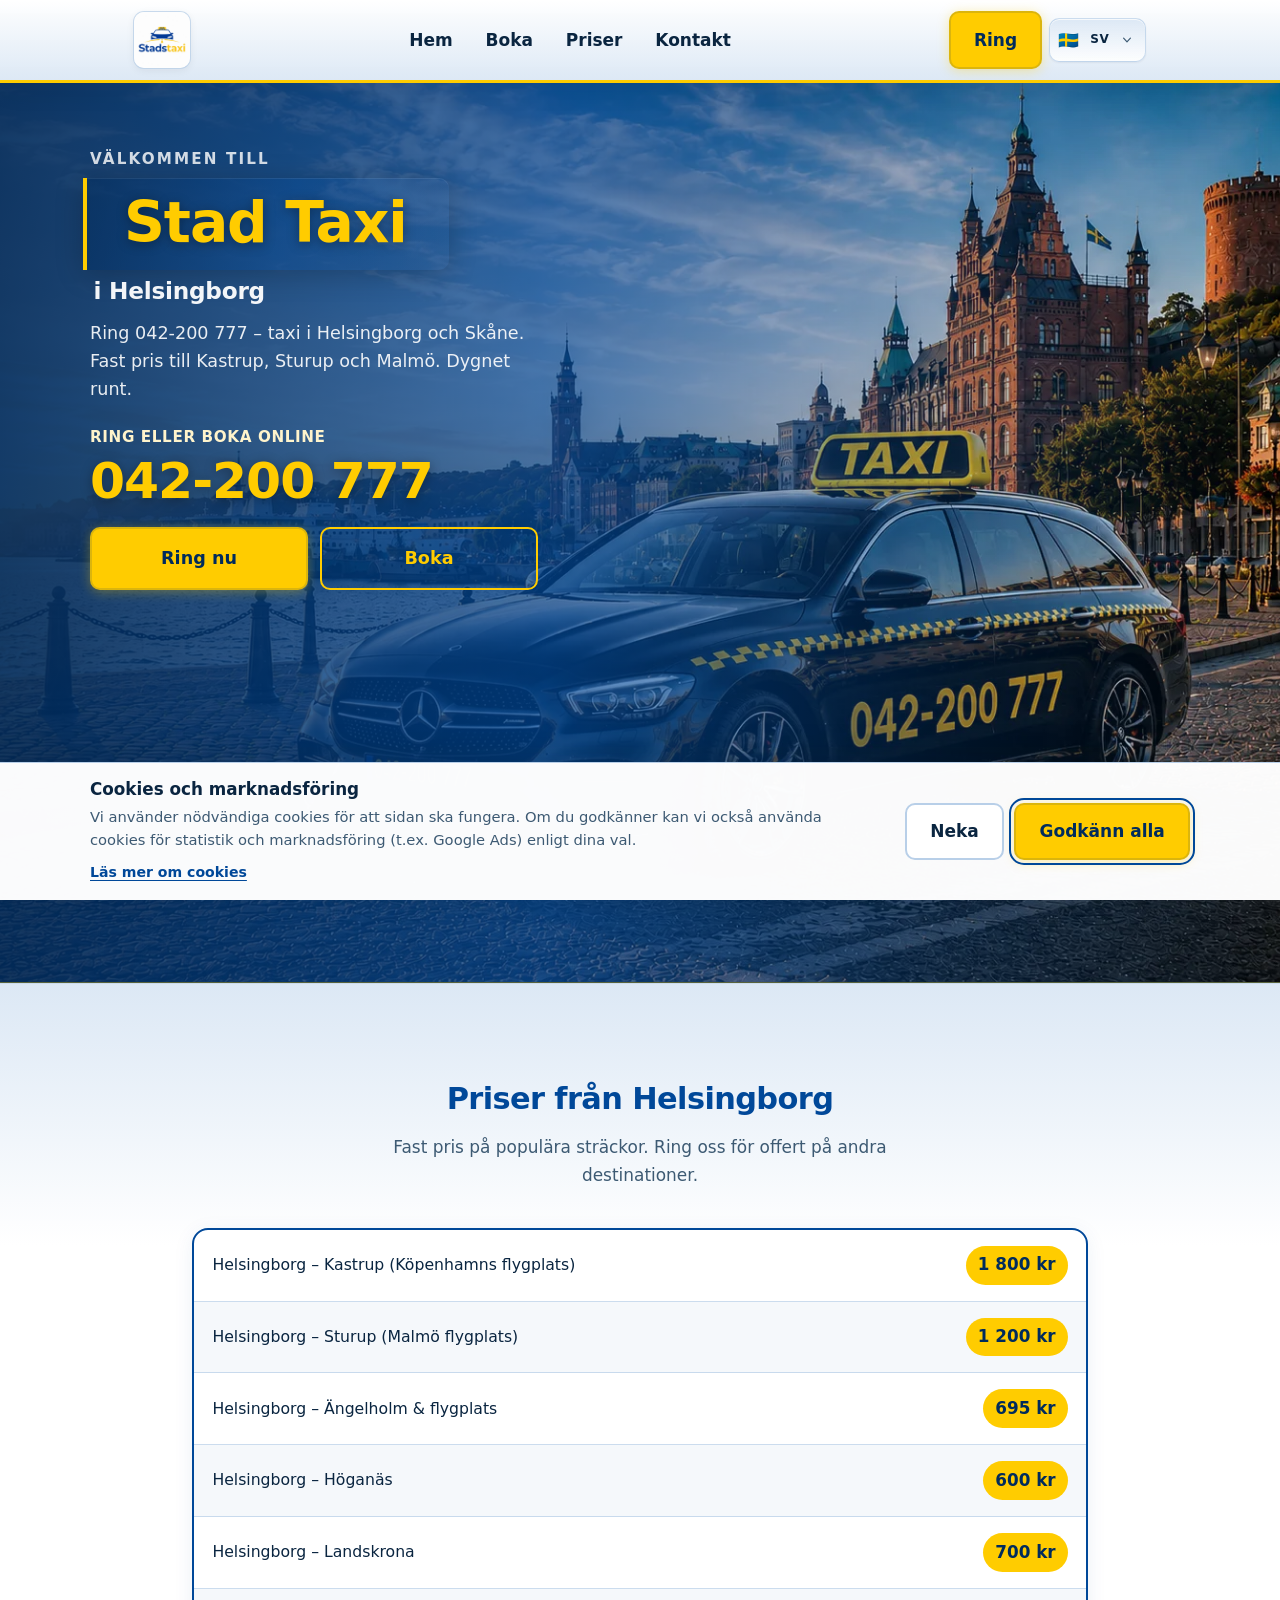
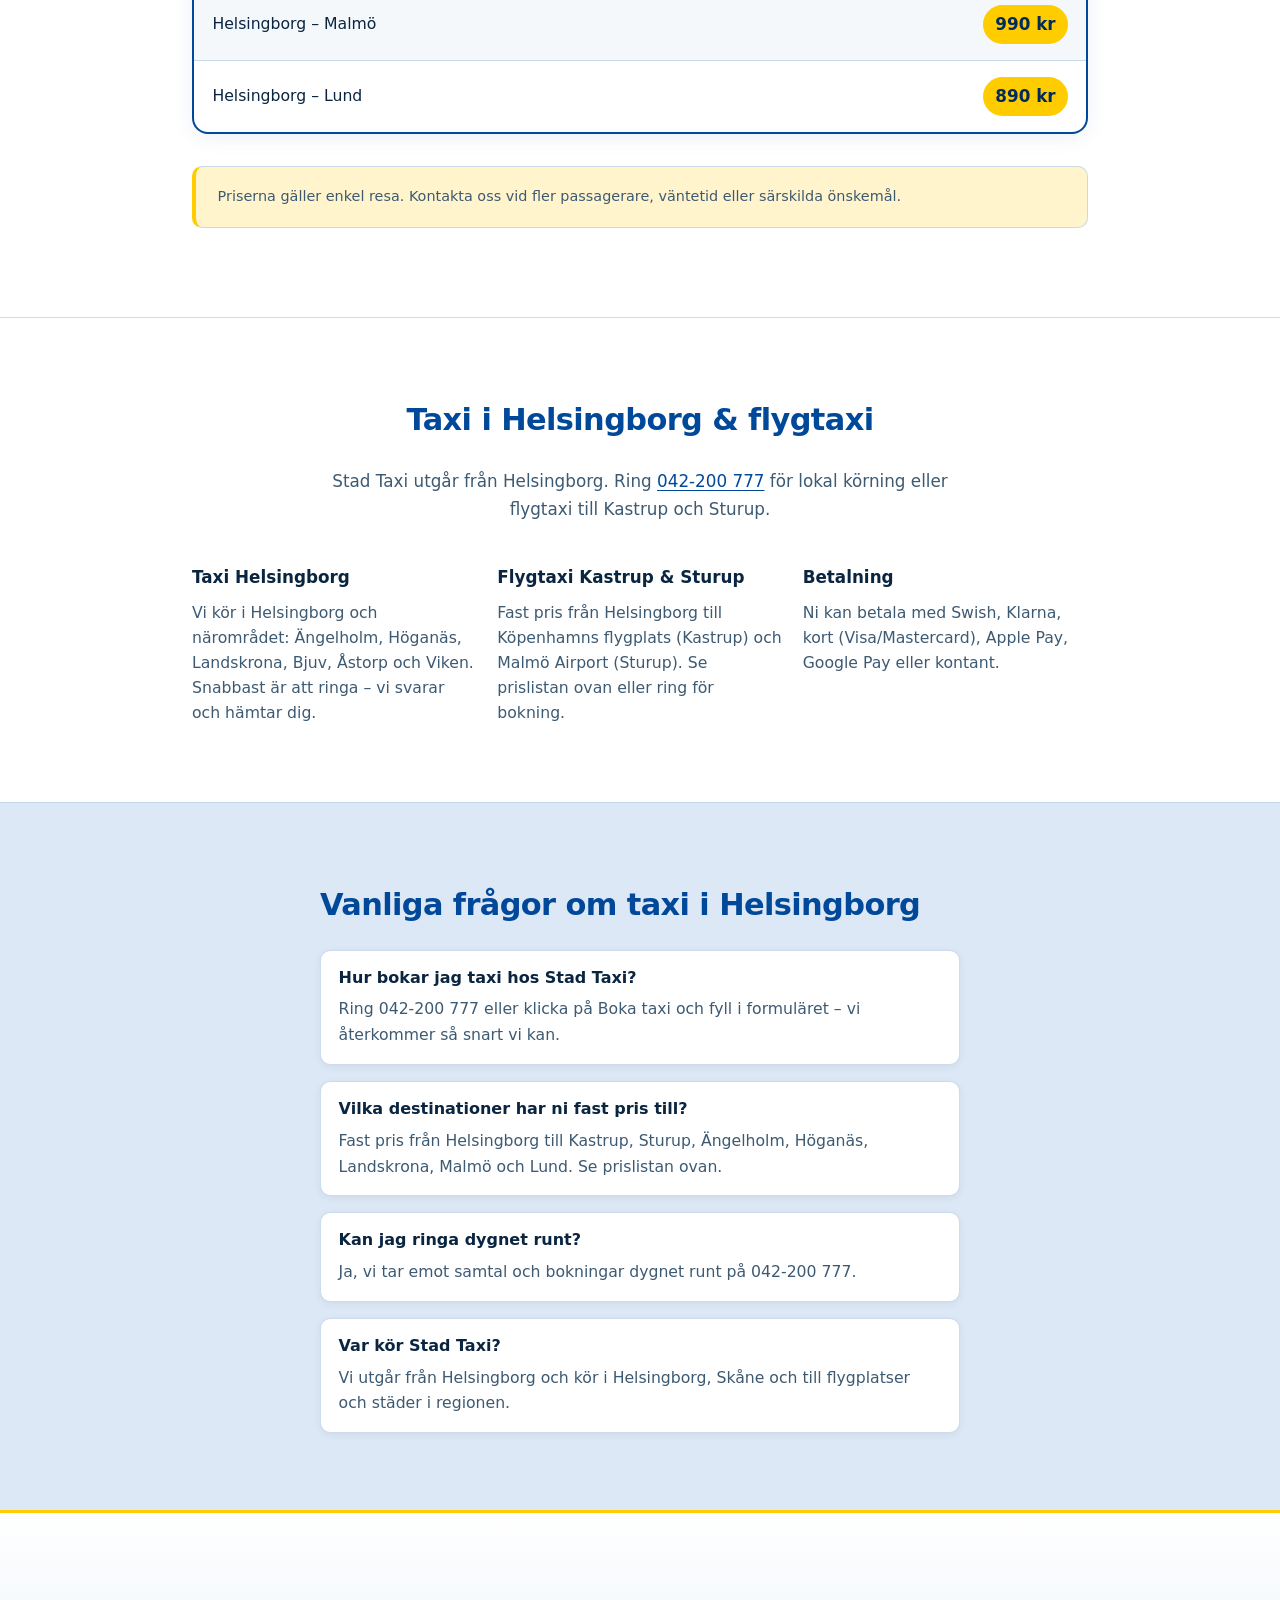
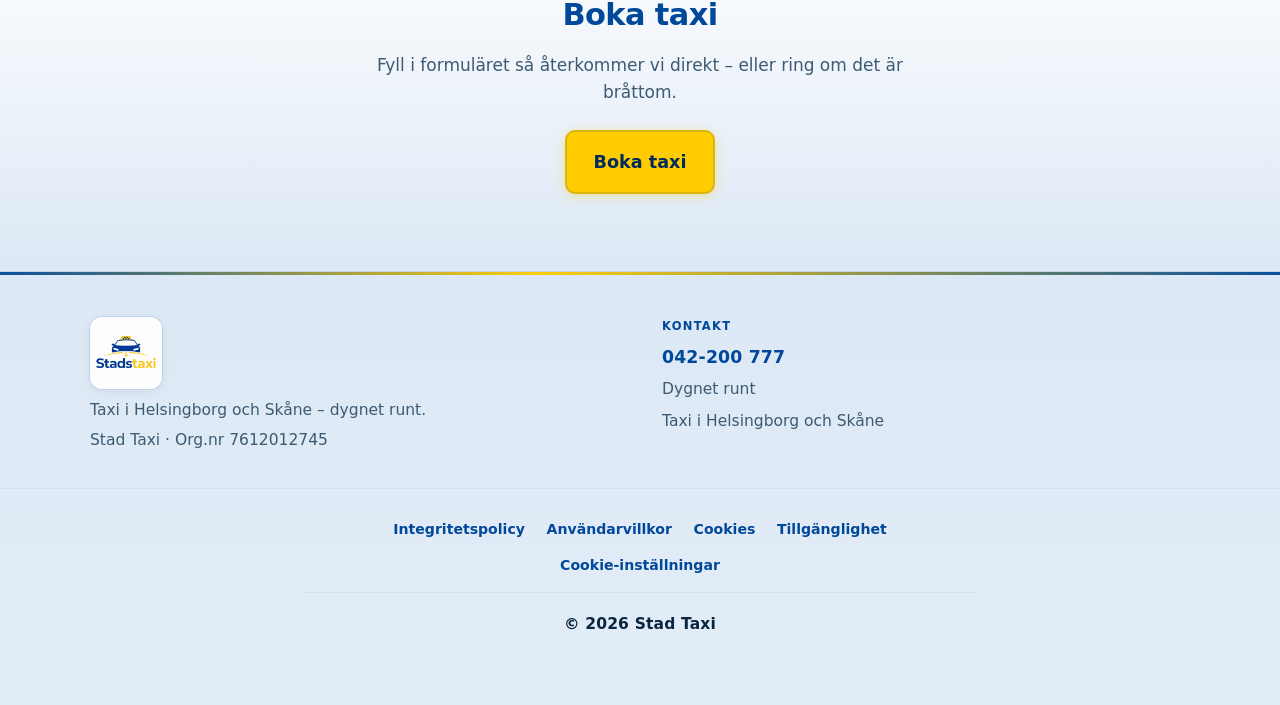
<file: index.html>
<!DOCTYPE html>
<html lang="sv">
  <head>
    <meta charset="utf-8" />
    <meta name="viewport" content="width=device-width, initial-scale=1, viewport-fit=cover" />
    <meta
      id="meta-description"
      name="description"
      content="Ring 042-200 777 – Stad Taxi Helsingborg. Fast pris till Kastrup, Sturup, Malmö, Lund &amp; Ängelholm. Boka online eller ring."
    />
    <meta name="robots" content="index, follow, max-image-preview:large" />
    <meta name="theme-color" content="#004899" />
    <meta name="geo.region" content="SE-M" />
    <meta name="geo.placename" content="Helsingborg" />
    <title>Stad Taxi Helsingborg – Kastrup, Malmö &amp; flygplatser</title>
    <link rel="canonical" href="https://stadtaxi.se/" />
    <!-- Google Consent Mode v2 – måste ligga före alla Google-taggar -->
    <script>
      window.dataLayer = window.dataLayer || [];
      function gtag() {
        dataLayer.push(arguments);
      }
      gtag("consent", "default", {
        ad_storage: "denied",
        ad_user_data: "denied",
        ad_personalization: "denied",
        analytics_storage: "denied",
        functionality_storage: "granted",
        security_storage: "granted",
        wait_for_update: 500
      });
      gtag("set", "ads_data_redaction", true);
      gtag("set", "url_passthrough", true);
    </script>
    <!-- Höj ?v= i stylesheet/script-URL:er vid deploy om mobilen visar gammal layout (cache). -->
    <link rel="stylesheet" href="styles.css?v=26" />
    <link rel="preload" as="image" href="images/hero-helsingborg-mobile.webp" type="image/webp" media="(max-width: 767px)" fetchpriority="high" />
    <link rel="preload" as="image" href="images/hero-helsingborg.webp" type="image/webp" media="(min-width: 768px)" fetchpriority="high" />
    <link rel="icon" href="images/logo-stadstaxi.png?v=2" type="image/png" sizes="any" />

    <meta property="og:type" content="website" />
    <meta property="og:site_name" content="Stad Taxi" />
    <meta property="og:locale" content="sv_SE" />
    <meta property="og:url" content="https://stadtaxi.se/" />
    <meta property="og:title" content="Stad Taxi Helsingborg – Kastrup, Malmö &amp; flygplatser" />
    <meta
      property="og:description"
      content="Ring 042-200 777 – Stad Taxi Helsingborg. Fast pris till Kastrup, Sturup, Malmö, Lund &amp; Ängelholm. Boka online eller ring."
    />
    <meta
      property="og:image"
      content="https://stadtaxi.se/images/hero-helsingborg.webp"
    />
    <meta property="og:image:width" content="1672" />
    <meta property="og:image:height" content="941" />
    <meta property="og:image:alt" content="Svart taxibil i Helsingborg vid solnedgång – Stad Taxi 042-200 777." />

    <meta name="twitter:card" content="summary_large_image" />
    <meta name="twitter:title" content="Stad Taxi Helsingborg – Kastrup, Malmö &amp; flygplatser" />
    <meta
      name="twitter:description"
      content="Ring 042-200 777 – fast pris från Helsingborg till Kastrup, Sturup, Malmö, Lund &amp; Ängelholm."
    />
    <meta
      name="twitter:image"
      content="https://stadtaxi.se/images/hero-helsingborg.webp"
    />

    <script type="application/ld+json">
      {
        "@context": "https://schema.org",
        "@graph": [
          {
            "@type": "WebSite",
            "@id": "https://stadtaxi.se/#website",
            "url": "https://stadtaxi.se/",
            "name": "Stad Taxi",
            "description": "Taxi i Helsingborg och Skåne – fast pris till flygplatser och städer. Ring 042-200 777 dygnet runt.",
            "inLanguage": ["sv", "da", "en"],
            "publisher": { "@id": "https://stadtaxi.se/#stadstaxi" },
            "potentialAction": [
              {
                "@type": "ReserveAction",
                "name": "Boka taxi",
                "target": {
                  "@type": "EntryPoint",
                  "urlTemplate": "https://stadtaxi.se/#boka",
                  "actionPlatform": [
                    "https://schema.org/DesktopWebPlatform",
                    "https://schema.org/MobileWebPlatform"
                  ]
                }
              },
              {
                "@type": "CommunicateAction",
                "name": "Ring Stad Taxi",
                "target": {
                  "@type": "EntryPoint",
                  "urlTemplate": "tel:+4642200777",
                  "actionPlatform": [
                    "https://schema.org/DesktopWebPlatform",
                    "https://schema.org/MobileWebPlatform"
                  ]
                }
              }
            ]
          },
          {
            "@type": ["TaxiService", "LocalBusiness"],
            "@id": "https://stadtaxi.se/#stadstaxi",
            "name": "Stad Taxi",
            "description": "Lokal taxiservice i Helsingborg med fast pris till Kastrup, Sturup, Malmö, Lund, Ängelholm, Höganäs och Landskrona. Bokning dygnet runt på 042-200 777.",
            "url": "https://stadtaxi.se/",
            "logo": "https://stadtaxi.se/images/logo-stadstaxi.png",
            "image": [
              "https://stadtaxi.se/images/hero-helsingborg.png",
              "https://stadtaxi.se/images/logo-stadstaxi.png"
            ],
            "telephone": "+4642200777",
            "taxID": "7612012745",
            "priceRange": "$$",
            "currenciesAccepted": "SEK",
            "paymentAccepted": "Kontant, kreditkort, Swish, Klarna, Apple Pay, Google Pay",
            "address": {
              "@type": "PostalAddress",
              "addressLocality": "Helsingborg",
              "addressRegion": "Skåne",
              "addressCountry": "SE"
            },
            "areaServed": [
              { "@type": "City", "name": "Helsingborg" },
              { "@type": "City", "name": "Ängelholm" },
              { "@type": "City", "name": "Höganäs" },
              { "@type": "City", "name": "Landskrona" },
              { "@type": "City", "name": "Bjuv" },
              { "@type": "City", "name": "Åstorp" },
              { "@type": "City", "name": "Viken" },
              { "@type": "AdministrativeArea", "name": "Skåne" }
            ],
            "geo": {
              "@type": "GeoCoordinates",
              "latitude": 56.0465,
              "longitude": 12.6945
            },
            "serviceType": "Taxi",
            "openingHoursSpecification": [
              {
                "@type": "OpeningHoursSpecification",
                "dayOfWeek": [
                  "Monday",
                  "Tuesday",
                  "Wednesday",
                  "Thursday",
                  "Friday",
                  "Saturday",
                  "Sunday"
                ],
                "opens": "00:00",
                "closes": "23:59"
              }
            ],
            "hasOfferCatalog": {
              "@type": "OfferCatalog",
              "name": "Fast pris från Helsingborg",
              "itemListElement": [
                {
                  "@type": "Offer",
                  "name": "Taxi Helsingborg – Kastrup",
                  "price": "1800",
                  "priceCurrency": "SEK",
                  "itemOffered": { "@type": "Service", "name": "Taxi Helsingborg till Köpenhamns flygplats (Kastrup)" }
                },
                {
                  "@type": "Offer",
                  "name": "Taxi Helsingborg – Sturup",
                  "price": "1200",
                  "priceCurrency": "SEK",
                  "itemOffered": { "@type": "Service", "name": "Taxi Helsingborg till Malmö flygplats (Sturup)" }
                },
                {
                  "@type": "Offer",
                  "name": "Taxi Helsingborg – Ängelholm",
                  "price": "695",
                  "priceCurrency": "SEK",
                  "itemOffered": { "@type": "Service", "name": "Taxi Helsingborg till Ängelholm" }
                },
                {
                  "@type": "Offer",
                  "name": "Taxi Helsingborg – Höganäs",
                  "price": "600",
                  "priceCurrency": "SEK",
                  "itemOffered": { "@type": "Service", "name": "Taxi Helsingborg till Höganäs" }
                },
                {
                  "@type": "Offer",
                  "name": "Taxi Helsingborg – Landskrona",
                  "price": "700",
                  "priceCurrency": "SEK",
                  "itemOffered": { "@type": "Service", "name": "Taxi Helsingborg till Landskrona" }
                },
                {
                  "@type": "Offer",
                  "name": "Taxi Helsingborg – Malmö",
                  "price": "990",
                  "priceCurrency": "SEK",
                  "itemOffered": { "@type": "Service", "name": "Taxi Helsingborg till Malmö" }
                },
                {
                  "@type": "Offer",
                  "name": "Taxi Helsingborg – Lund",
                  "price": "890",
                  "priceCurrency": "SEK",
                  "itemOffered": { "@type": "Service", "name": "Taxi Helsingborg till Lund" }
                }
              ]
            },
            "contactPoint": {
              "@type": "ContactPoint",
              "telephone": "+4642200777",
              "contactType": "reservations",
              "areaServed": "Helsingborg",
              "availableLanguage": ["Swedish", "Danish", "English"]
            }
          },
          {
            "@type": "FAQPage",
            "@id": "https://stadtaxi.se/#faq",
            "mainEntity": [
              {
                "@type": "Question",
                "name": "Hur bokar jag taxi hos Stad Taxi i Helsingborg?",
                "acceptedAnswer": {
                  "@type": "Answer",
                  "text": "Ring 042-200 777 eller klicka på Boka taxi på sidan och fyll i formuläret. Vi återkommer så snart vi kan."
                }
              },
              {
                "@type": "Question",
                "name": "Vilka destinationer har Stad Taxi fast pris till från Helsingborg?",
                "acceptedAnswer": {
                  "@type": "Answer",
                  "text": "Fast pris gäller till Kastrup, Sturup, Ängelholm, Höganäs, Landskrona, Malmö och Lund. Se prislistan på sidan för aktuella belopp."
                }
              },
              {
                "@type": "Question",
                "name": "Kan jag ringa Stad Taxi dygnet runt?",
                "acceptedAnswer": {
                  "@type": "Answer",
                  "text": "Ja, Stad Taxi i Helsingborg tar emot samtal och bokningar dygnet runt på 042-200 777."
                }
              },
              {
                "@type": "Question",
                "name": "Var kör Stad Taxi?",
                "acceptedAnswer": {
                  "@type": "Answer",
                  "text": "Stad Taxi utgår från Helsingborg och kör i Helsingborg, Skåne och till flygplatser och städer i regionen."
                }
              }
            ]
          }
        ]
      }
    </script>
  </head>
  <body>
    <a class="skip-link" href="#main" data-i18n="skip">Hoppa till innehåll</a>

    <header class="site-header">
      <div class="site-header__inner">
        <div class="site-header__start">
          <a class="logo" href="#hem" data-i18n-aria-label="logo_aria">
            <img
              class="logo__mark"
              src="images/logo-stadstaxi.png"
              width="1024"
              height="1024"
              alt="Stad Taxi – logotyp"
              data-i18n-alt="logo_alt"
              decoding="async"
            />
          </a>
        </div>
        <nav class="site-nav" id="site-nav" data-i18n-aria-label="nav_aria">
          <ul class="site-nav__list">
            <li><a href="#hem" data-i18n="nav_home">Hem</a></li>
            <li><a href="#boka" data-open-booking data-i18n="nav_book">Boka</a></li>
            <li><a href="#priser" data-i18n="nav_prices">Priser</a></li>
            <li><a href="#kontakt" data-i18n="nav_contact">Kontakt</a></li>
          </ul>
        </nav>
        <div class="site-header__tools">
          <a class="site-header__cta btn btn--primary" href="tel:+4642200777" data-contact-phone data-i18n="header_call">Ring</a>
          <div class="lang-dropdown" id="lang-dropdown">
            <button
              type="button"
              class="lang-dropdown__toggle"
              id="lang-dropdown-toggle"
              aria-expanded="false"
              aria-haspopup="true"
              aria-controls="lang-dropdown-list"
            >
              <span class="lang-dropdown__flag" data-lang-current-flag aria-hidden="true">🇸🇪</span>
              <span class="lang-dropdown__code" data-lang-current-code>SV</span>
              <svg
                class="lang-dropdown__chevron"
                xmlns="http://www.w3.org/2000/svg"
                viewBox="0 0 20 20"
                width="16"
                height="16"
                aria-hidden="true"
                focusable="false"
              >
                <path
                  fill="currentColor"
                  d="M5.23 7.21a.75.75 0 011.06.02L10 11.17l3.71-3.94a.75.75 0 111.08 1.04l-4.25 4.5a.75.75 0 01-1.08 0l-4.25-4.5a.75.75 0 01.02-1.06z"
                />
              </svg>
            </button>
            <ul class="lang-dropdown__list" id="lang-dropdown-list" hidden>
              <li class="lang-dropdown__item">
                <button type="button" class="lang-dropdown__option" data-set-lang="sv" aria-current="true">
                  <span class="lang-dropdown__option-flag" aria-hidden="true">🇸🇪</span>
                  <span data-i18n="lang_sv">Svenska</span>
                </button>
              </li>
              <li class="lang-dropdown__item">
                <button type="button" class="lang-dropdown__option" data-set-lang="da">
                  <span class="lang-dropdown__option-flag" aria-hidden="true">🇩🇰</span>
                  <span data-i18n="lang_da">Dansk</span>
                </button>
              </li>
              <li class="lang-dropdown__item">
                <button type="button" class="lang-dropdown__option" data-set-lang="en">
                  <span class="lang-dropdown__option-flag" aria-hidden="true">🇬🇧</span>
                  <span data-i18n="lang_en">English</span>
                </button>
              </li>
            </ul>
          </div>
          <button
            type="button"
            class="nav-toggle"
            id="nav-toggle"
            aria-expanded="false"
            aria-controls="site-nav"
          >
            <span class="nav-toggle__bar" aria-hidden="true"></span>
            <span class="nav-toggle__bar" aria-hidden="true"></span>
            <span class="nav-toggle__bar" aria-hidden="true"></span>
            <span class="visually-hidden" data-i18n="menu">Meny</span>
          </button>
        </div>
      </div>
    </header>

    <main id="main">
      <section class="hero hero--simple hero--home-photo" id="hem" aria-labelledby="hero-title">
        <div class="hero__media" aria-hidden="true">
          <picture>
            <source media="(max-width: 767px)" srcset="images/hero-helsingborg-mobile.webp" type="image/webp" />
            <source media="(min-width: 768px)" srcset="images/hero-helsingborg.webp" type="image/webp" />
            <img
              class="hero__photo"
              src="images/hero-helsingborg.png"
              alt=""
              width="1672"
              height="941"
              fetchpriority="high"
              decoding="async"
            />
          </picture>
        </div>
        <div class="container hero__grid">
          <div class="hero__copy">
            <p class="hero__eyebrow" data-i18n="hero_eyebrow">Välkommen till</p>
            <h1 id="hero-title" class="hero__title" data-i18n="hero_title" data-i18n-html="true">
              <span class="hero__title-brand"><span class="hero__title-accent">Stad</span> <span class="hero__title-accent">Taxi</span></span>
              <span class="hero__title-location">i Helsingborg</span>
            </h1>
            <p class="hero__lead" data-i18n="hero_lead">
              Ring 042-200 777 – taxi i Helsingborg och Skåne. Fast pris till Kastrup, Sturup och Malmö. Dygnet runt.
            </p>
            <div class="hero-call">
              <p class="hero-call__label" data-i18n="hero_call_label">Ring eller boka online</p>
              <a class="hero-call__phone" href="tel:+4642200777" data-contact-phone>
                <span data-contact-phone-display>042-200 777</span>
              </a>
              <div class="hero__actions">
                <a class="btn btn--primary btn--lg hero__cta-call" href="tel:+4642200777" data-contact-phone data-i18n="hero_call_btn">Ring nu</a>
                <button type="button" class="btn btn--outline-accent btn--lg" data-open-booking data-i18n="nav_book">
                  Boka taxi
                </button>
              </div>
            </div>
          </div>
        </div>
      </section>

      <section class="pricing" id="priser" aria-labelledby="priser-title">
        <div class="container pricing__inner">
          <header class="pricing__header">
            <h2 id="priser-title" class="section-title pricing__title" data-i18n="price_title">Priser från Helsingborg</h2>
            <p class="section-intro pricing__intro" data-i18n="price_intro">
              Fast pris på populära sträckor. Ring oss för offert på andra destinationer.
            </p>
          </header>

          <ul class="price-table" role="list">
            <li class="price-table__row">
              <span class="price-table__route" data-i18n="price_route_kastrup">Helsingborg – Kastrup (Köpenhamns flygplats)</span>
              <span class="price-table__sum">1 800 kr</span>
            </li>
            <li class="price-table__row">
              <span class="price-table__route" data-i18n="price_route_sturup">Helsingborg – Sturup (Malmö flygplats)</span>
              <span class="price-table__sum">1 200 kr</span>
            </li>
            <li class="price-table__row">
              <span class="price-table__route" data-i18n="price_route_angelholm">Helsingborg – Ängelholm &amp; flygplats</span>
              <span class="price-table__sum">695 kr</span>
            </li>
            <li class="price-table__row">
              <span class="price-table__route" data-i18n="price_route_hoganas">Helsingborg – Höganäs</span>
              <span class="price-table__sum">600 kr</span>
            </li>
            <li class="price-table__row">
              <span class="price-table__route" data-i18n="price_route_landskrona">Helsingborg – Landskrona</span>
              <span class="price-table__sum">700 kr</span>
            </li>
            <li class="price-table__row">
              <span class="price-table__route" data-i18n="price_route_malmo">Helsingborg – Malmö</span>
              <span class="price-table__sum">990 kr</span>
            </li>
            <li class="price-table__row">
              <span class="price-table__route" data-i18n="price_route_lund">Helsingborg – Lund</span>
              <span class="price-table__sum">890 kr</span>
            </li>
          </ul>

          <aside class="pricing-disclaimer" data-i18n="price_disclaimer">
            Priserna gäller enkel resa. Kontakta oss vid fler passagerare, väntetid eller särskilda önskemål.
          </aside>
        </div>
      </section>

      <section class="local-seo" id="omraden" aria-labelledby="omraden-title">
        <div class="container local-seo__inner">
          <header class="local-seo__header">
            <h2 id="omraden-title" class="section-title">Taxi i Helsingborg &amp; flygtaxi</h2>
            <p class="section-intro">
              Stad Taxi utgår från Helsingborg. Ring <a href="tel:+4642200777">042-200 777</a> för lokal körning
              eller flygtaxi till Kastrup och Sturup.
            </p>
          </header>
          <div class="local-seo__grid">
            <article class="local-seo__card">
              <h3 class="local-seo__card-title">Taxi Helsingborg</h3>
              <p>
                Vi kör i Helsingborg och närområdet: Ängelholm, Höganäs, Landskrona, Bjuv, Åstorp och Viken.
                Snabbast är att ringa – vi svarar och hämtar dig.
              </p>
            </article>
            <article class="local-seo__card">
              <h3 class="local-seo__card-title">Flygtaxi Kastrup &amp; Sturup</h3>
              <p>
                Fast pris från Helsingborg till Köpenhamns flygplats (Kastrup) och Malmö Airport (Sturup).
                Se prislistan ovan eller ring för bokning.
              </p>
            </article>
            <article class="local-seo__card">
              <h3 class="local-seo__card-title">Betalning</h3>
              <p>
                Ni kan betala med Swish, Klarna, kort (Visa/Mastercard), Apple Pay, Google Pay eller kontant.
              </p>
            </article>
          </div>
        </div>
      </section>

      <section class="faq" id="faq" aria-labelledby="faq-title">
        <div class="container faq__inner">
          <h2 id="faq-title" class="section-title faq__title" data-i18n="faq_title">Vanliga frågor om taxi i Helsingborg</h2>
          <dl class="faq__list">
            <div class="faq__item">
              <dt class="faq__question" data-i18n="faq_q1">Hur bokar jag taxi hos Stad Taxi?</dt>
              <dd class="faq__answer" data-i18n="faq_a1">
                Ring 042-200 777 eller klicka på Boka taxi och fyll i formuläret – vi återkommer så snart vi kan.
              </dd>
            </div>
            <div class="faq__item">
              <dt class="faq__question" data-i18n="faq_q2">Vilka destinationer har ni fast pris till?</dt>
              <dd class="faq__answer" data-i18n="faq_a2">
                Fast pris från Helsingborg till Kastrup, Sturup, Ängelholm, Höganäs, Landskrona, Malmö och Lund. Se prislistan ovan.
              </dd>
            </div>
            <div class="faq__item">
              <dt class="faq__question" data-i18n="faq_q3">Kan jag ringa dygnet runt?</dt>
              <dd class="faq__answer" data-i18n="faq_a3">
                Ja, vi tar emot samtal och bokningar dygnet runt på 042-200 777.
              </dd>
            </div>
            <div class="faq__item">
              <dt class="faq__question" data-i18n="faq_q4">Var kör Stad Taxi?</dt>
              <dd class="faq__answer" data-i18n="faq_a4">
                Vi utgår från Helsingborg och kör i Helsingborg, Skåne och till flygplatser och städer i regionen.
              </dd>
            </div>
          </dl>
        </div>
      </section>

      <section class="book-cta" id="boka" aria-labelledby="boka-title">
        <div class="container book-cta__inner">
          <h2 id="boka-title" class="section-title book-cta__title" data-i18n="book_title">Boka taxi</h2>
          <p class="book-cta__text" data-i18n="book_cta_text">
            Fyll i formuläret så återkommer vi direkt – eller ring om det är bråttom.
          </p>
          <button type="button" class="btn btn--primary btn--lg" data-open-booking data-i18n="btn_submit">
            Boka taxi
          </button>
        </div>
      </section>
    </main>

    <footer class="site-footer" id="kontakt">
      <div class="site-footer__shell">
        <div class="site-footer__inner container">
          <div class="site-footer__top">
            <div class="site-footer__brand-col">
              <h2 class="site-footer__brand">
                <a class="site-footer__brand-link" href="#hem" data-i18n-aria-label="logo_aria">
                  <img
                    class="site-footer__brand-logo"
                    src="images/logo-stadstaxi.png"
                    width="1024"
                    height="1024"
                    alt="Stad Taxi"
                    data-i18n-alt="logo_alt"
                    loading="lazy"
                    decoding="async"
                  />
                </a>
              </h2>
              <p class="site-footer__tag" data-i18n="footer_tag">Taxi i Helsingborg och Skåne – dygnet runt.</p>
              <p class="site-footer__company">
                <span data-company-name>Stad Taxi</span> · <span data-i18n="footer_org">Org.nr</span> <span data-org-number>7612012745</span>
              </p>
            </div>

            <div class="site-footer__meta">
              <div class="site-footer__meta-columns">
                <address class="site-footer__meta-group">
                  <h3 class="site-footer__heading" data-i18n="footer_contact">Kontakt</h3>
                  <p class="site-footer__phone-line">
                    <a class="site-footer__phone" href="tel:+4642200777" data-contact-phone>
                      <span data-contact-phone-display>042-200 777</span>
                    </a>
                  </p>
                  <p class="site-footer__hours" data-i18n="footer_hours_booking_value">Dygnet runt</p>
                  <p class="site-footer__area" data-i18n="footer_area">Taxi i Helsingborg och Skåne</p>
                </address>
              </div>
            </div>
          </div>
        </div>

        <div class="site-footer__foot">
          <div class="container site-footer__foot-inner">
            <nav class="site-footer__legal" data-i18n-aria-label="footer_legal_aria" aria-label="Juridisk information">
              <ul class="footer-legal" role="list">
                <li><a href="integritet.html" data-i18n="footer_privacy">Integritetspolicy</a></li>
                <li><a href="villkor.html" data-i18n="footer_terms">Användarvillkor</a></li>
                <li><a href="cookies.html" data-i18n="footer_cookies">Cookies</a></li>
                <li><a href="tillganglighet.html" data-i18n="footer_accessibility">Tillgänglighet</a></li>
                <li>
                  <button type="button" class="footer-legal__btn" id="cookie-settings-btn" data-i18n="cookie_settings">
                    Cookie-inställningar
                  </button>
                </li>
              </ul>
            </nav>

            <div class="site-footer__colophon">
              <p class="site-footer__colophon-primary">
                <span class="site-footer__copyright">&copy; <span id="year"></span> <span data-company-name>Stad Taxi</span></span>
              </p>
            </div>
          </div>
        </div>
      </div>
    </footer>

    <div
      id="cookie-consent"
      class="cookie-consent"
      hidden
      role="dialog"
      aria-modal="false"
      aria-labelledby="cookie-consent-title"
      aria-hidden="true"
      data-i18n-aria-label="cookie_banner_region_aria"
    >
      <div class="cookie-consent__inner container">
        <div class="cookie-consent__text">
          <h2 id="cookie-consent-title" class="cookie-consent__title" data-i18n="cookie_banner_title">Cookies och marknadsföring</h2>
          <p class="cookie-consent__lead" data-i18n="cookie_banner_lead">
            Vi använder nödvändiga cookies för att sidan ska fungera. Om du godkänner kan vi också använda cookies för statistik och marknadsföring (t.ex. Google Ads) enligt dina val.
          </p>
          <p class="cookie-consent__more">
            <a href="cookies.html" data-i18n="cookie_banner_read">Läs mer om cookies</a>
          </p>
        </div>
        <div class="cookie-consent__actions">
          <button type="button" class="btn btn--ghost" id="cookie-consent-reject" data-i18n="cookie_reject">Neka</button>
          <button type="button" class="btn btn--primary" id="cookie-consent-accept" data-i18n="cookie_accept">Godkänn alla</button>
        </div>
      </div>
    </div>

    <dialog id="booking-dialog" class="booking-dialog" aria-labelledby="booking-dialog-title">
      <div class="booking-dialog__inner">
        <header class="booking-dialog__header">
          <h2 id="booking-dialog-title" class="booking-dialog__title" data-i18n="book_dialog_title">Bokningsförfrågan</h2>
          <button type="button" class="booking-dialog__close" data-booking-dialog-close data-i18n-aria-label="book_dialog_close_aria" aria-label="Stäng">
            <span aria-hidden="true">&times;</span>
          </button>
        </header>
        <div class="booking-dialog__body">
          <div id="booking-flow">
            <form class="booking-form booking-form--dialog" id="booking-form" novalidate>
              <div class="form-row">
                <label for="book-to-dest"
                  ><span data-i18n="lbl_to">Destination</span> <span class="req" aria-hidden="true">*</span></label
                >
                <select id="book-to-dest" name="to_dest">
                  <option value="" selected disabled data-i18n="book_dest_placeholder">Välj vart du ska</option>
                </select>
                <p class="field-error" id="book-to-dest-error" role="alert" hidden></p>
              </div>

              <div id="book-fixed-block" hidden>
                <p class="field-hint book-fixed-hint" data-i18n="book_fixed_hint">
                  Fastpris gäller från Helsingborg-området.
                </p>
                <div class="book-price-preview" id="book-price-preview" hidden role="status" aria-live="polite">
                  <p class="book-price-preview__route" id="book-price-route"></p>
                  <p class="book-price-preview__sum" id="book-price-sum"></p>
                  <p class="book-price-preview__note" data-i18n="book_price_note">
                    Priset bekräftas när vi ringer upp dig. Kö, väntetid eller tillägg kan påverka slutpris.
                  </p>
                </div>
                <div class="form-row">
                  <label for="book-from"
                    ><span data-i18n="lbl_from">Hämtadress</span> <span class="req" aria-hidden="true">*</span></label
                  >
                  <input
                    type="text"
                    id="book-from"
                    name="from"
                    autocomplete="street-address"
                    placeholder="Gata och nummer"
                    data-i18n-placeholder="ph_from"
                  />
                  <p class="field-hint" data-i18n="book_from_hint">T.ex. Drottninggatan 12</p>
                  <p class="field-error" id="book-from-error" role="alert" hidden></p>
                </div>
              </div>

              <div id="book-other-block" hidden>
                <div class="form-row">
                  <label for="book-from-other"
                    ><span data-i18n="lbl_from_other">Från</span> <span class="req" aria-hidden="true">*</span></label
                  >
                  <input type="text" id="book-from-other" name="from_other" autocomplete="street-address" placeholder="Ort / adress" data-i18n-placeholder="ph_from_other" />
                  <p class="field-error" id="book-from-other-error" role="alert" hidden></p>
                </div>
                <div class="form-row">
                  <label for="book-to"
                    ><span data-i18n="lbl_to_other">Till</span> <span class="req" aria-hidden="true">*</span></label
                  >
                  <input type="text" id="book-to" name="to" autocomplete="off" placeholder="Ort / adress" data-i18n-placeholder="ph_to_other" />
                  <p class="field-error" id="book-to-error" role="alert" hidden></p>
                </div>
                <div class="book-price-preview book-price-preview--quote" id="book-price-quote" role="status">
                  <p class="book-price-preview__label" data-i18n="book_price_quote">
                    Vi ringer dig med pris.
                  </p>
                </div>
              </div>

              <div class="form-row form-row--split">
                <div>
                  <label for="book-name"><span data-i18n="lbl_name">Namn</span> <span class="req" aria-hidden="true">*</span></label>
                  <input type="text" id="book-name" name="name" autocomplete="name" required />
                  <p class="field-error" id="book-name-error" role="alert" hidden></p>
                </div>
                <div>
                  <label for="book-email"><span data-i18n="lbl_email">E-post</span> <span class="req" aria-hidden="true">*</span></label>
                  <input
                    type="email"
                    id="book-email"
                    name="email"
                    autocomplete="email"
                    inputmode="email"
                    spellcheck="false"
                    autocapitalize="off"
                    placeholder="namn@example.com"
                    data-i18n-placeholder="ph_email"
                    required
                  />
                  <p class="field-error" id="book-email-error" role="alert" hidden></p>
                </div>
              </div>
              <div class="form-row">
                <label for="book-phone"><span data-i18n="lbl_phone">Telefonnummer</span> <span class="req" aria-hidden="true">*</span></label>
                <input type="tel" id="book-phone" name="phone" autocomplete="tel" inputmode="tel" required />
                <p class="field-error" id="book-phone-error" role="alert" hidden></p>
              </div>
              <div class="form-row">
                <label for="book-message"><span data-i18n="lbl_extras">Övrigt</span> <span class="optional" data-i18n="opt_optional">(valfritt)</span></label>
                <input type="text" id="book-message" name="message" placeholder="Flygnummer / barnstol" data-i18n-placeholder="ph_extras" />
              </div>
              <div class="form-row form-row--split booking-form__datetime" id="book-datetime-fields">
                <div>
                  <label for="book-date"><span data-i18n="lbl_date">Datum</span> <span class="req" aria-hidden="true">*</span></label>
                  <input type="date" id="book-date" name="date" />
                  <p class="field-error" id="book-date-error" role="alert" hidden></p>
                </div>
                <div>
                  <label for="book-time"><span data-i18n="lbl_time">Tid</span> <span class="req" aria-hidden="true">*</span></label>
                  <input type="time" id="book-time" name="time" />
                  <p class="field-error" id="book-time-error" role="alert" hidden></p>
                </div>
              </div>
              <div class="form-row">
                <label class="check check--radio">
                  <input type="checkbox" id="book-immediate" name="immediate" />
                  <span data-i18n="when_immediate">Omgående</span>
                </label>
              </div>
              <div class="form-row">
                <label for="book-passengers" data-i18n="lbl_passengers">Antal personer</label>
                <select id="book-passengers" name="passengers">
                  <option value="1" selected>1</option>
                  <option value="2">2</option>
                  <option value="3">3</option>
                  <option value="4">4</option>
                  <option value="5">5</option>
                  <option value="6">6</option>
                  <option value="7">7</option>
                  <option value="8">8</option>
                </select>
              </div>
              <input type="text" name="_honey" id="book-honey" class="visually-hidden" tabindex="-1" autocomplete="off" aria-hidden="true" />
              <p class="book-status" id="book-status" role="status" aria-live="polite" hidden></p>
              <button type="submit" class="btn btn--primary btn--lg btn--block" data-i18n="btn_submit">Boka taxi</button>
            </form>
          </div>
          <div class="booking-dialog__thanks" id="booking-thanks" hidden tabindex="-1" role="status" aria-live="polite">
            <h3 class="booking-dialog__thanks-title" data-i18n="thanks_title">Tack!</h3>
            <p class="booking-dialog__thanks-text" data-i18n="thanks_text">
              Vi har tagit emot din bokningsförfrågan. Vi ringer dig snart på numret du angav – du kan också få svar via e-post.
            </p>
            <p class="booking-dialog__thanks-phone" id="booking-thanks-phone" hidden></p>
            <button type="button" class="btn btn--ghost" id="booking-thanks-reset" data-i18n="thanks_reset">Ny bokning</button>
            <button type="button" class="btn btn--primary" data-booking-dialog-close data-i18n="book_dialog_close_btn">Stäng</button>
          </div>
        </div>
      </div>
    </dialog>

    <script src="stadstaxi-config.js?v=11"></script>
    <script src="i18n.js?v=20" defer></script>
    <script src="cookies-consent.js?v=5" defer></script>
    <script src="script.js?v=4" defer></script>
    <script src="booking.js?v=14" defer></script>
  </body>
</html>
</file>
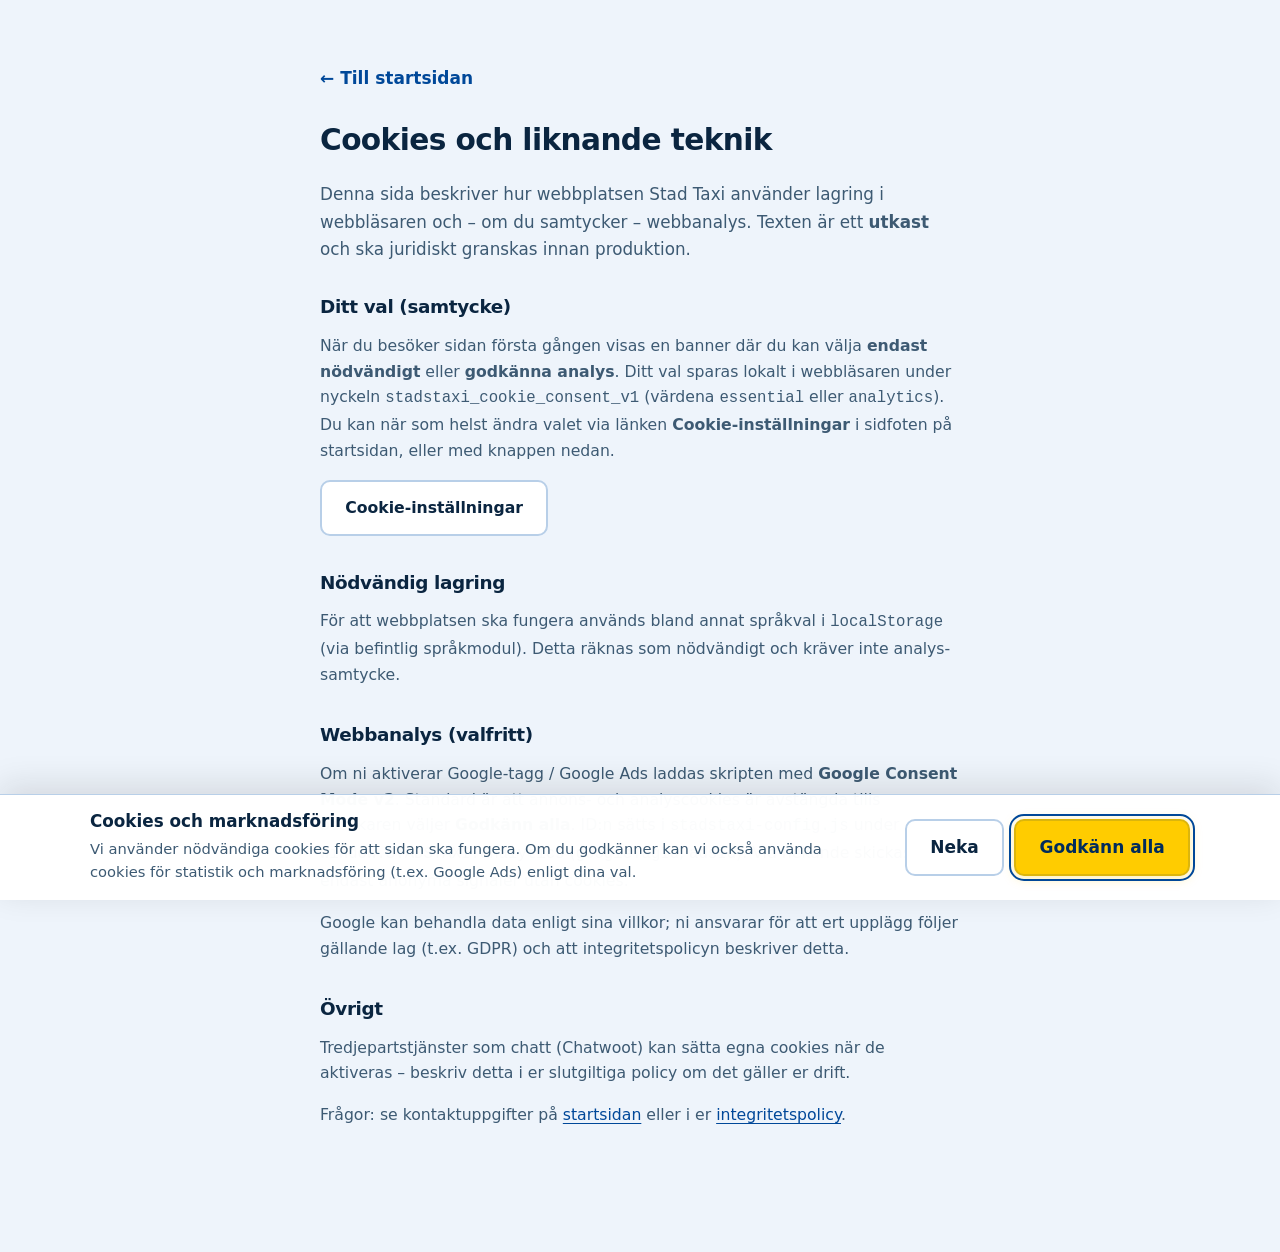
<file: cookies.html>
<!DOCTYPE html>
<html lang="sv">
  <head>
    <meta charset="utf-8" />
    <meta name="viewport" content="width=device-width, initial-scale=1, viewport-fit=cover" />
    <meta name="robots" content="noindex, nofollow" />
    <meta
      name="description"
      content="Hur Stad Taxi använder cookies och liknande teknik på stadtaxi.se – nödvändiga cookies och eventuellt statistik/marknadsföring efter samtycke."
    />
    <meta name="theme-color" content="#1a4f7a" />
    <title>Cookies | Stad Taxi</title>
    <link rel="canonical" href="https://stadtaxi.se/cookies.html" />
    <link rel="stylesheet" href="styles.css?v=21" />
    <link rel="icon" href="images/logo-stadstaxi.png?v=2" type="image/png" sizes="any" />
    <script>
      window.dataLayer = window.dataLayer || [];
      function gtag() {
        dataLayer.push(arguments);
      }
      gtag("consent", "default", {
        ad_storage: "denied",
        ad_user_data: "denied",
        ad_personalization: "denied",
        analytics_storage: "denied",
        functionality_storage: "granted",
        security_storage: "granted",
        wait_for_update: 500
      });
      gtag("set", "ads_data_redaction", true);
      gtag("set", "url_passthrough", true);
    </script>
  </head>
  <body class="legal-body">
    <a class="skip-link" href="#main">Hoppa till innehåll</a>
    <main id="main" class="legal-page">
      <div class="container legal-page__inner">
        <p class="legal-page__back"><a href="index.html">&larr; Till startsidan</a></p>
        <h1 class="legal-page__title">Cookies och liknande teknik</h1>
        <p class="legal-page__lead">
          Denna sida beskriver hur webbplatsen Stad Taxi använder lagring i webbläsaren och – om du samtycker – webbanalys. Texten är ett
          <strong>utkast</strong> och ska juridiskt granskas innan produktion.
        </p>

        <section class="legal-page__section" aria-labelledby="cookies-samtycke">
          <h2 id="cookies-samtycke" class="legal-page__h2">Ditt val (samtycke)</h2>
          <p>
            När du besöker sidan första gången visas en banner där du kan välja <strong>endast nödvändigt</strong> eller
            <strong>godkänna analys</strong>. Ditt val sparas lokalt i webbläsaren under nyckeln
            <code>stadstaxi_cookie_consent_v1</code> (värdena <code>essential</code> eller <code>analytics</code>). Du kan när som helst
            ändra valet via länken <strong>Cookie-inställningar</strong> i sidfoten på startsidan, eller med knappen nedan.
          </p>
          <p>
            <button type="button" class="btn btn--ghost" id="cookie-settings-btn" data-i18n="cookie_settings">
              Cookie-inställningar
            </button>
          </p>
        </section>

        <section class="legal-page__section" aria-labelledby="cookies-nodvandiga">
          <h2 id="cookies-nodvandiga" class="legal-page__h2">Nödvändig lagring</h2>
          <p>
            För att webbplatsen ska fungera används bland annat språkval i <code>localStorage</code> (via befintlig språkmodul). Detta
            räknas som nödvändigt och kräver inte analys-samtycke.
          </p>
        </section>

        <section class="legal-page__section" aria-labelledby="cookies-analys">
          <h2 id="cookies-analys" class="legal-page__h2">Webbanalys (valfritt)</h2>
          <p>
            Om ni aktiverar Google-tagg / Google Ads laddas skripten med <strong>Google Consent Mode v2</strong>.
            Standard är att annons- och analyscookies är avstängda tills besökaren väljer <strong>Godkänn alla</strong>.
            ID:n sätts i <code>stadstaxi-config.js</code> under <code>window.STADSTAXI.analytics</code>
            (<code>googleTagId</code>, <code>adsId</code>). Vid nekande skickas endast anonyma signaler utan cookies.
          </p>
          <p>
            Google kan behandla data enligt sina villkor; ni ansvarar för att ert upplägg följer gällande lag (t.ex. GDPR) och att
            integritetspolicyn beskriver detta.
          </p>
        </section>

        <section class="legal-page__section" aria-labelledby="cookies-ovrigt">
          <h2 id="cookies-ovrigt" class="legal-page__h2">Övrigt</h2>
          <p>
            Tredjepartstjänster som chatt (Chatwoot) kan sätta egna cookies när de aktiveras – beskriv detta i er slutgiltiga policy om det
            gäller er drift.
          </p>
          <p>
            Frågor: se kontaktuppgifter på <a href="index.html#kontakt">startsidan</a> eller i er <a href="integritet.html"
              >integritetspolicy</a
            >.
          </p>
        </section>
      </div>
    </main>

    <div
      id="cookie-consent"
      class="cookie-consent"
      hidden
      role="dialog"
      aria-modal="false"
      aria-labelledby="cookie-consent-title"
      aria-hidden="true"
      data-i18n-aria-label="cookie_banner_region_aria"
    >
      <div class="cookie-consent__inner container">
        <div class="cookie-consent__text">
          <h2 id="cookie-consent-title" class="cookie-consent__title" data-i18n="cookie_banner_title">Cookies och analys</h2>
          <p class="cookie-consent__lead" data-i18n="cookie_banner_lead">
            Vi använder nödvändig lagring för språkval m.m. Om du godkänner kan vi också samla in anonym besöksstatistik för att förbättra
            sidan.
          </p>
        </div>
        <div class="cookie-consent__actions">
          <button type="button" class="btn btn--ghost" id="cookie-consent-reject" data-i18n="cookie_reject">Endast nödvändigt</button>
          <button type="button" class="btn btn--primary" id="cookie-consent-accept" data-i18n="cookie_accept">Godkänn analys</button>
        </div>
      </div>
    </div>

    <script src="stadstaxi-config.js?v=11"></script>
    <script src="i18n.js?v=14" defer></script>
    <script src="cookies-consent.js?v=5" defer></script>
  </body>
</html>
</file>
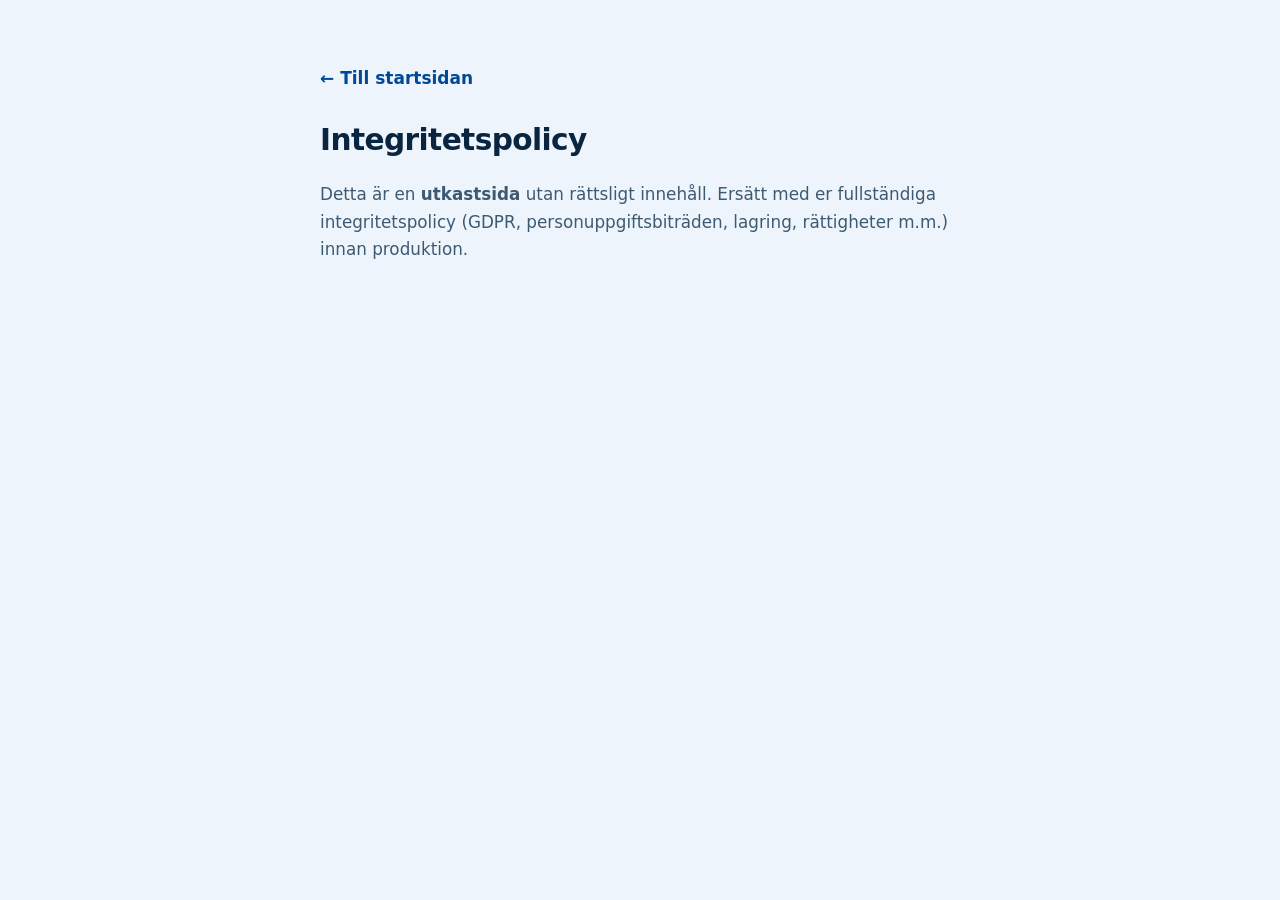
<file: integritet.html>
<!DOCTYPE html>
<html lang="sv">
  <head>
    <meta charset="utf-8" />
    <meta name="viewport" content="width=device-width, initial-scale=1, viewport-fit=cover" />
    <meta name="robots" content="noindex, nofollow" />
    <meta
      name="description"
      content="Integritetspolicy för Stad Taxi – hur vi behandlar personuppgifter vid bokning och kontakt via stadtaxi.se."
    />
    <meta name="theme-color" content="#1a4f7a" />
    <title>Integritetspolicy | Stad Taxi</title>
    <link rel="canonical" href="https://stadtaxi.se/integritet.html" />
    <link rel="stylesheet" href="styles.css?v=21" />
    <link rel="icon" href="images/logo-stadstaxi.png?v=2" type="image/png" sizes="any" />
  </head>
  <body>
    <a class="skip-link" href="#main">Hoppa till innehåll</a>
    <main id="main" class="legal-page">
      <div class="container legal-page__inner">
        <p class="legal-page__back"><a href="index.html">&larr; Till startsidan</a></p>
        <h1 class="legal-page__title">Integritetspolicy</h1>
        <p class="legal-page__lead">
          Detta är en <strong>utkastsida</strong> utan rättsligt innehåll. Ersätt med er fullständiga integritetspolicy (GDPR, personuppgiftsbiträden, lagring, rättigheter m.m.) innan produktion.
        </p>
      </div>
    </main>
  </body>
</html>
</file>
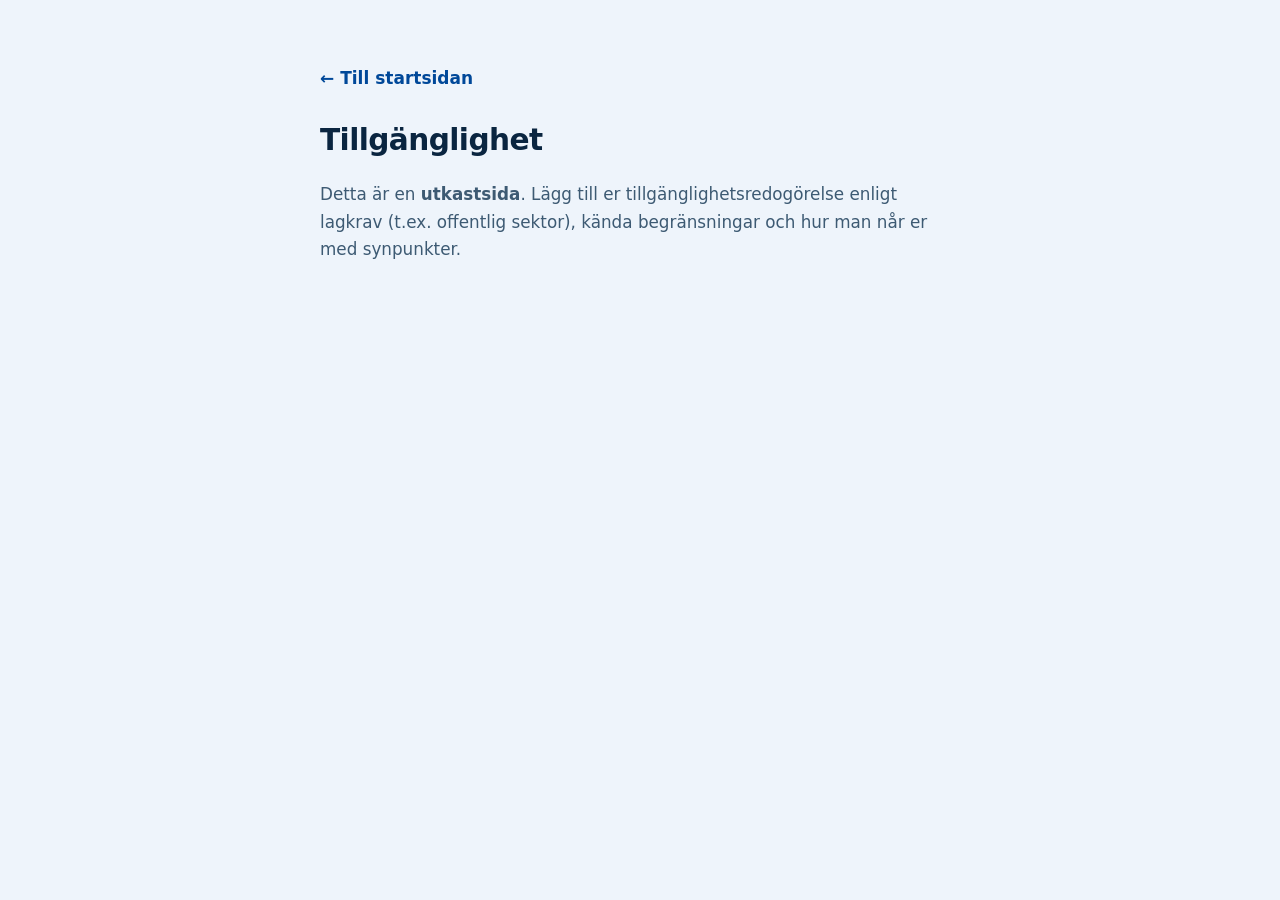
<file: tillganglighet.html>
<!DOCTYPE html>
<html lang="sv">
  <head>
    <meta charset="utf-8" />
    <meta name="viewport" content="width=device-width, initial-scale=1, viewport-fit=cover" />
    <meta name="robots" content="noindex, nofollow" />
    <meta
      name="description"
      content="Tillgänglighet på stadtaxi.se – information om webbplatsens tillgänglighet och hur du kontaktar Stad Taxi med synpunkter."
    />
    <meta name="theme-color" content="#1a4f7a" />
    <title>Tillgänglighet | Stad Taxi</title>
    <link rel="canonical" href="https://stadtaxi.se/tillganglighet.html" />
    <link rel="stylesheet" href="styles.css?v=21" />
    <link rel="icon" href="images/logo-stadstaxi.png?v=2" type="image/png" sizes="any" />
  </head>
  <body>
    <a class="skip-link" href="#main">Hoppa till innehåll</a>
    <main id="main" class="legal-page">
      <div class="container legal-page__inner">
        <p class="legal-page__back"><a href="index.html">&larr; Till startsidan</a></p>
        <h1 class="legal-page__title">Tillgänglighet</h1>
        <p class="legal-page__lead">
          Detta är en <strong>utkastsida</strong>. Lägg till er tillgänglighetsredogörelse enligt lagkrav (t.ex. offentlig sektor), kända begränsningar och hur man når er med synpunkter.
        </p>
      </div>
    </main>
  </body>
</html>
</file>
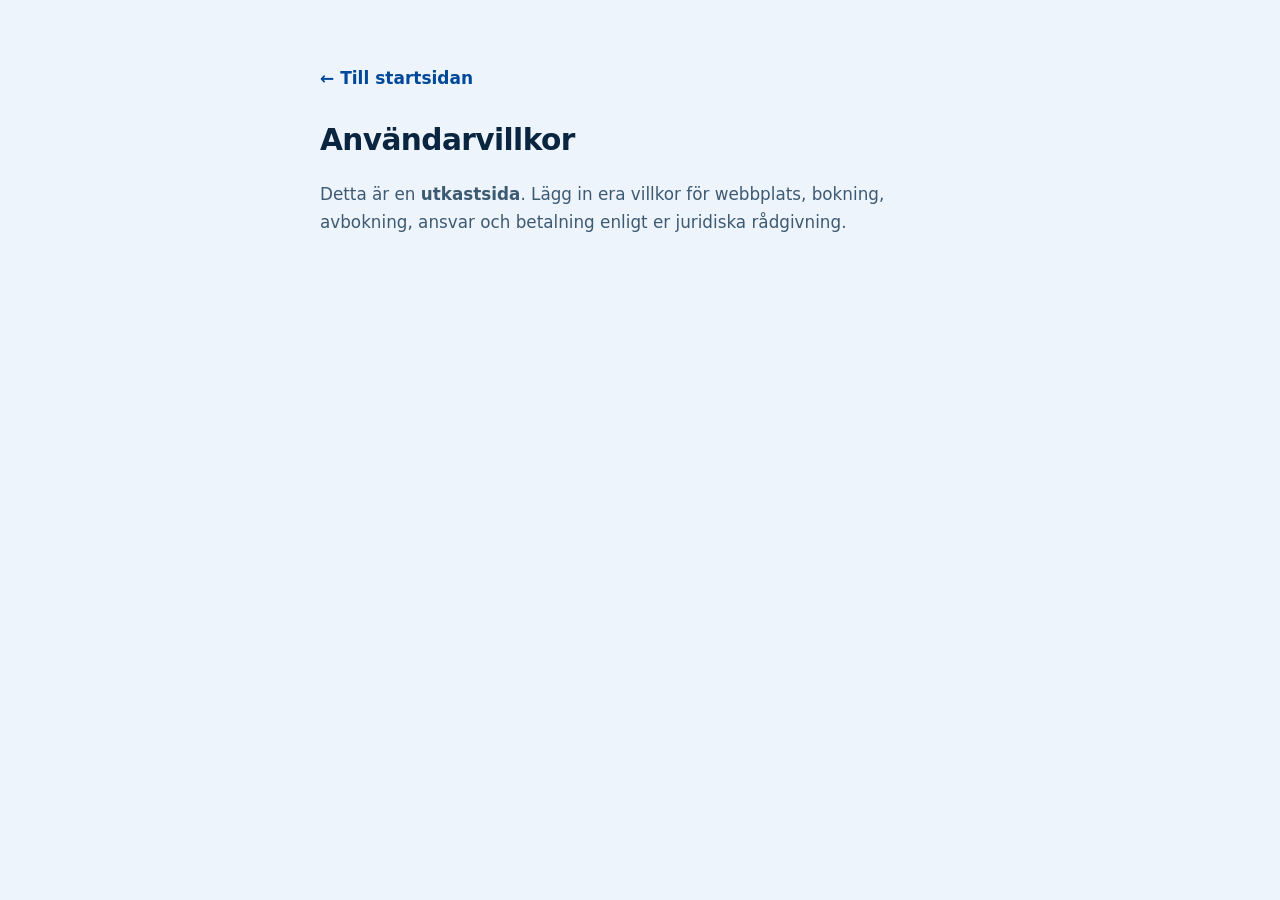
<file: villkor.html>
<!DOCTYPE html>
<html lang="sv">
  <head>
    <meta charset="utf-8" />
    <meta name="viewport" content="width=device-width, initial-scale=1, viewport-fit=cover" />
    <meta name="robots" content="noindex, nofollow" />
    <meta
      name="description"
      content="Användarvillkor för Stad Taxi – villkor för webbplats, bokning och användning av stadtaxi.se."
    />
    <meta name="theme-color" content="#1a4f7a" />
    <title>Användarvillkor | Stad Taxi</title>
    <link rel="canonical" href="https://stadtaxi.se/villkor.html" />
    <link rel="stylesheet" href="styles.css?v=21" />
    <link rel="icon" href="images/logo-stadstaxi.png?v=2" type="image/png" sizes="any" />
  </head>
  <body>
    <a class="skip-link" href="#main">Hoppa till innehåll</a>
    <main id="main" class="legal-page">
      <div class="container legal-page__inner">
        <p class="legal-page__back"><a href="index.html">&larr; Till startsidan</a></p>
        <h1 class="legal-page__title">Användarvillkor</h1>
        <p class="legal-page__lead">
          Detta är en <strong>utkastsida</strong>. Lägg in era villkor för webbplats, bokning, avbokning, ansvar och betalning enligt er juridiska rådgivning.
        </p>
      </div>
    </main>
  </body>
</html>
</file>
<file: styles.css>
/* Stad Taxi – klassiska taxifärger: blå + gul */
:root {
  --color-accent-rgb: 0, 72, 153;
  --color-taxi-rgb: 255, 204, 0;
  --color-bg: #eef4fb;
  --color-bg-soft: #dce8f5;
  --color-surface: #ffffff;
  --color-surface-muted: #e3edf8;
  --color-text: #0a2540;
  --color-text-muted: #3d5a73;
  --color-accent: #004899;
  --color-accent-hover: #005eb8;
  --color-accent-soft: #cce0f5;
  --color-accent-text: #ffffff;
  --color-on-yellow: #002b5c;
  --color-taxi: #ffcc00;
  --color-taxi-hover: #e6b800;
  --color-taxi-muted: #fff4cc;
  --color-warm: #b8860b;
  --color-border: #b8cfe8;
  --color-border-soft: rgba(184, 207, 232, 0.72);
  --color-error: #b91c1c;
  --shadow-sm: 0 2px 8px rgba(28, 25, 23, 0.06);
  --shadow-md: 0 12px 40px rgba(28, 25, 23, 0.08);
  --shadow-header: 0 1px 0 rgba(255, 255, 255, 0.7) inset, 0 8px 28px rgba(28, 25, 23, 0.06);
  --font-sans: system-ui, -apple-system, "Segoe UI", Roboto, "Helvetica Neue", Arial, sans-serif;
  --radius: 16px;
  --radius-sm: 10px;
  --radius-lg: 22px;
  --header-h: 76px;
  /* Footer: shared rhythm (index + slim) */
  --footer-pad-y: clamp(2.25rem, 5vw, 3.25rem);
  --footer-pad-y-tight: clamp(1.35rem, 3.5vw, 2rem);
  --footer-pad-bottom: clamp(2.25rem, 4vw, 2.85rem);
  --footer-gap: clamp(1.25rem, 3vw, 1.75rem);
  --footer-divider: rgba(15, 23, 41, 0.08);
  /* Lighter rule between items inside the same footer band (legal / colophon) */
  --footer-divider-soft: rgba(15, 23, 41, 0.055);
  --footer-meta-surface: rgba(255, 255, 255, 0.62);
  --footer-meta-border: rgba(210, 218, 230, 0.65);
  --footer-legal-gap-y: 0.55rem;
  --footer-legal-gap-x: 1.35rem;
  --space: clamp(1.5rem, 5.5vw, 2.75rem);
  --section-y: clamp(3.75rem, 11vw, 7rem);
  --container: min(1100px, 100% - 2 * var(--space));
  --touch-target: 44px;
  --scroll-pad-top: calc(var(--header-h) + 0.75rem);
}

*,
*::before,
*::after {
  box-sizing: border-box;
}

html {
  scroll-behavior: smooth;
  -webkit-text-size-adjust: 100%;
  text-size-adjust: 100%;
  color-scheme: light;
}

@media (prefers-reduced-motion: reduce) {
  html {
    scroll-behavior: auto;
  }
}

body {
  margin: 0;
  font-family: var(--font-sans);
  font-size: 1.0625rem;
  line-height: 1.65;
  color: var(--color-text);
  background: var(--color-bg);
  padding-bottom: env(safe-area-inset-bottom, 0px);
  overflow-x: clip;
  -webkit-tap-highlight-color: rgba(var(--color-accent-rgb), 0.12);
}

body.nav-open {
  overflow: hidden;
  overscroll-behavior: none;
}

/* Ankarlänkar: undvik att innehåll hamnar under sticky header */
:where(main, body) [id] {
  scroll-margin-top: var(--scroll-pad-top);
}

img {
  max-width: 100%;
  height: auto;
  display: block;
}

a {
  color: var(--color-accent);
  text-decoration-thickness: 1px;
  text-underline-offset: 3px;
}

a:hover {
  color: var(--color-accent-hover);
}

.container {
  width: var(--container);
  margin-inline: auto;
}

.visually-hidden {
  position: absolute;
  width: 1px;
  height: 1px;
  padding: 0;
  margin: -1px;
  overflow: hidden;
  clip: rect(0, 0, 0, 0);
  white-space: nowrap;
  border: 0;
}

.skip-link {
  position: absolute;
  left: -9999px;
  top: 0;
  z-index: 1000;
  padding: 0.85rem 1.15rem;
  background: var(--color-taxi);
  color: var(--color-on-yellow);
  font-weight: 700;
  border-radius: var(--radius-sm);
}

.skip-link:focus {
  left: var(--space);
  top: var(--space);
}

/* Header */
.site-header {
  position: sticky;
  top: 0;
  z-index: 50;
  padding-top: env(safe-area-inset-top, 0px);
  background: linear-gradient(180deg, rgba(255, 255, 255, 0.97) 0%, rgba(220, 232, 245, 0.98) 100%);
  backdrop-filter: blur(14px) saturate(1.15);
  -webkit-backdrop-filter: blur(14px) saturate(1.15);
  border-bottom: 3px solid var(--color-taxi);
  box-shadow: var(--shadow-header);
}

.site-header__inner {
  display: flex;
  align-items: center;
  gap: 0.65rem;
  width: var(--container);
  margin-inline: auto;
  min-height: var(--header-h);
  padding: 0.7rem var(--space);
}

.site-header__start {
  display: flex;
  align-items: center;
  gap: 0.35rem;
  flex: 1 1 auto;
  min-width: 0;
}

.site-header__tools {
  display: flex;
  align-items: center;
  gap: 0.45rem;
  flex-shrink: 0;
  margin-left: auto;
}

.site-header__cta {
  display: none;
  min-height: 2.5rem;
  padding: 0.45rem 0.85rem;
  font-size: 0.88rem;
  white-space: nowrap;
}

@media (min-width: 480px) {
  .site-header__cta {
    display: inline-flex;
  }
}

@media (min-width: 900px) {
  .site-header__inner {
    gap: 0.65rem 1.25rem;
  }
}

.logo {
  display: inline-flex;
  align-items: center;
  gap: 0.65rem;
  color: var(--color-text);
  text-decoration: none;
  font-weight: 800;
  font-size: 1.22rem;
  letter-spacing: -0.025em;
  border-radius: var(--radius-sm);
  margin: -0.25rem;
  padding: 0.25rem 0.35rem 0.25rem 0.25rem;
  transition: background 0.15s ease, box-shadow 0.15s ease;
}

.logo:hover {
  color: var(--color-text);
  background: rgba(var(--color-accent-rgb), 0.08);
  box-shadow: none;
}

.logo:focus-visible {
  outline: 2px solid var(--color-accent);
  outline-offset: 2px;
}

.logo__mark {
  width: auto;
  height: clamp(2.75rem, 7vw, 3.5rem);
  max-width: min(14rem, 70vw);
  max-height: 4rem;
  flex-shrink: 0;
  border-radius: 10px;
  object-fit: contain;
  object-position: left center;
  display: block;
  box-shadow:
    0 0 0 1px var(--color-border-soft),
    0 2px 8px rgba(28, 25, 23, 0.07);
  transition: box-shadow 0.15s ease, transform 0.15s ease;
}

.logo:hover .logo__mark {
  box-shadow:
    0 0 0 1px rgba(var(--color-accent-rgb), 0.35),
    0 4px 12px rgba(var(--color-accent-rgb), 0.18);
  transform: scale(1.02);
}

@media (prefers-reduced-motion: reduce) {
  .logo:hover .logo__mark {
    transform: none;
  }
}

.nav-toggle {
  display: inline-flex;
  flex-direction: column;
  justify-content: center;
  gap: 5px;
  width: 48px;
  height: 48px;
  padding: 0;
  border: 1px solid var(--color-border);
  border-radius: var(--radius-sm);
  background: var(--color-surface);
  cursor: pointer;
  box-shadow: var(--shadow-sm);
  transition: border-color 0.15s ease, background 0.15s ease;
}

.nav-toggle:hover {
  border-color: rgba(var(--color-accent-rgb), 0.4);
  background: var(--color-bg);
}

.nav-toggle:focus-visible {
  outline: 2px solid var(--color-accent);
  outline-offset: 2px;
}

.nav-toggle__bar {
  display: block;
  width: 22px;
  height: 2px;
  margin-inline: auto;
  background: var(--color-text);
  border-radius: 1px;
  transition: transform 0.2s ease, opacity 0.2s ease;
}

/* Språk: dropdown */
.lang-dropdown {
  position: relative;
  flex-shrink: 0;
  z-index: 1;
}

.lang-dropdown.is-open {
  z-index: 75;
}

.lang-dropdown__toggle {
  display: inline-flex;
  align-items: center;
  justify-content: center;
  gap: 0.35rem;
  min-width: var(--touch-target);
  min-height: var(--touch-target);
  padding: 0.35rem 0.6rem 0.35rem 0.5rem;
  margin: 0;
  font: inherit;
  font-size: 0.75rem;
  font-weight: 800;
  letter-spacing: 0.06em;
  color: var(--color-text);
  background: linear-gradient(180deg, var(--color-bg-soft) 0%, rgba(255, 255, 255, 0.92) 100%);
  border: 1px solid var(--color-border-soft);
  border-radius: var(--radius-sm);
  cursor: pointer;
  box-shadow:
    0 1px 0 rgba(255, 255, 255, 0.75) inset,
    0 1px 2px rgba(15, 23, 41, 0.06);
  transition:
    background 0.16s ease,
    color 0.16s ease,
    box-shadow 0.16s ease,
    border-color 0.16s ease;
}

.lang-dropdown__toggle:hover {
  border-color: rgba(var(--color-accent-rgb), 0.28);
  color: var(--color-accent);
}

.lang-dropdown__toggle:focus-visible {
  outline: 2px solid var(--color-accent);
  outline-offset: 2px;
}

.lang-dropdown__flag {
  font-size: 1.05rem;
  line-height: 1;
}

.lang-dropdown__code {
  min-width: 1.75rem;
  text-align: center;
}

.lang-dropdown__chevron {
  flex-shrink: 0;
  color: var(--color-text-muted);
  transition: transform 0.2s ease;
}

.lang-dropdown.is-open .lang-dropdown__chevron {
  transform: rotate(180deg);
}

.lang-dropdown__list {
  list-style: none;
  margin: 0;
  padding: 0.3rem;
  position: absolute;
  top: calc(100% + 6px);
  right: 0;
  min-width: max(100%, 11.25rem);
  border-radius: var(--radius-sm);
  border: 1px solid var(--color-border-soft);
  background: var(--color-surface);
  box-shadow: var(--shadow-md);
}

.lang-dropdown__item {
  margin: 0;
}

.lang-dropdown__item + .lang-dropdown__item {
  margin-top: 0.15rem;
}

.lang-dropdown__option {
  display: flex;
  align-items: center;
  gap: 0.5rem;
  width: 100%;
  margin: 0;
  min-height: var(--touch-target);
  padding: 0.6rem 0.65rem;
  font: inherit;
  font-size: 0.9rem;
  font-weight: 600;
  text-align: left;
  color: var(--color-text);
  background: transparent;
  border: none;
  border-radius: calc(var(--radius-sm) - 2px);
  cursor: pointer;
  transition: background 0.15s ease, color 0.15s ease;
}

.lang-dropdown__option:hover {
  background: var(--color-bg-soft);
  color: var(--color-accent);
}

.lang-dropdown__option:focus-visible {
  outline: 2px solid var(--color-accent);
  outline-offset: 0;
}

.lang-dropdown__option[aria-current="true"] {
  background: var(--color-accent-soft);
  color: var(--color-accent);
}

.lang-dropdown__option-flag {
  font-size: 1.1rem;
  line-height: 1;
}

@media (prefers-reduced-motion: reduce) {
  .lang-dropdown__chevron {
    transition: none;
  }

  .lang-dropdown__option {
    transition: none;
  }
}

@media (max-width: 767px) {
  :root {
    --header-h: 76px;
    --section-y: clamp(3.35rem, 12vw, 5.25rem);
    --space: clamp(1.2rem, 5.2vw, 1.9rem);
  }

  body {
    font-size: 1.03125rem;
    line-height: 1.68;
  }

  .site-header__inner {
    flex-wrap: nowrap;
    align-items: center;
    gap: 0.55rem;
    padding-inline: max(0.75rem, min(var(--space), 5vw));
    padding-top: 0.55rem;
    padding-bottom: 0.55rem;
  }

  .site-header__tools {
    margin-left: auto;
    gap: 0.4rem;
  }

  .logo__mark {
    max-width: min(11rem, 58vw);
  }
}

.site-nav {
  position: fixed;
  inset: var(--header-h) 0 auto 0;
  background: var(--color-surface);
  border-bottom: 1px solid var(--color-border-soft);
  padding: 1.5rem var(--space) 1.75rem;
  transform: translateY(-120%);
  opacity: 0;
  pointer-events: none;
  transition: transform 0.2s ease, opacity 0.2s ease;
  box-shadow: 0 16px 40px rgba(28, 25, 23, 0.1);
  border-radius: 0 0 var(--radius) var(--radius);
}

.site-nav.is-open {
  transform: translateY(0);
  opacity: 1;
  pointer-events: auto;
  z-index: 70;
}

.site-nav__list {
  list-style: none;
  margin: 0;
  padding: 0;
  display: flex;
  flex-direction: column;
  gap: 0.45rem;
}

.site-nav__list a {
  display: block;
  padding: 1.05rem 0.95rem;
  border-radius: var(--radius-sm);
  color: var(--color-text);
  text-decoration: none;
  font-weight: 600;
  transition: background 0.15s ease, color 0.15s ease;
}

.site-nav__list a[aria-current="page"] {
  background: var(--color-accent-soft);
  color: var(--color-accent);
  font-weight: 700;
}

.site-nav__list a:hover,
.site-nav__list a:focus-visible {
  background: var(--color-taxi-muted);
  color: var(--color-accent);
}

.site-nav__list a[aria-current="page"]:hover,
.site-nav__list a[aria-current="page"]:focus-visible {
  color: var(--color-accent-hover);
}

@media (min-width: 768px) {
  .nav-toggle {
    display: none;
  }

  .site-nav {
    position: static;
    transform: none;
    opacity: 1;
    pointer-events: auto;
    padding: 0;
    border: 0;
    background: transparent;
    box-shadow: none;
    border-radius: 0;
    flex: 1 1 auto;
    min-width: 0;
    display: flex;
    justify-content: center;
    align-items: center;
  }

  .site-nav__list {
    flex-direction: row;
    flex-wrap: wrap;
    gap: 0.2rem 0.35rem;
    justify-content: center;
  }

  .site-nav__list a {
    padding: 0.55rem 0.85rem;
    border-radius: 999px;
  }

  .site-header__start {
    flex: 0 0 auto;
  }

  .site-header__tools {
    margin-left: 0;
  }
}

/* Buttons */
.btn {
  display: inline-flex;
  align-items: center;
  justify-content: center;
  gap: 0.55rem;
  min-height: var(--touch-target);
  padding: 0.8rem 1.45rem;
  font: inherit;
  font-weight: 600;
  border-radius: var(--radius-sm);
  border: 2px solid transparent;
  cursor: pointer;
  text-decoration: none;
  touch-action: manipulation;
  transition: background 0.15s ease, color 0.15s ease, border-color 0.15s ease, box-shadow 0.15s ease;
}

.btn:focus-visible {
  outline: 2px solid var(--color-accent);
  outline-offset: 3px;
}

.btn--primary {
  background: var(--color-taxi);
  color: var(--color-on-yellow);
  border-color: rgba(0, 43, 92, 0.14);
  box-shadow: 0 2px 12px rgba(var(--color-taxi-rgb), 0.35);
}

.btn--primary:hover {
  background: var(--color-taxi-hover);
  color: var(--color-on-yellow);
}

.btn--ghost {
  background: var(--color-surface);
  border-color: var(--color-border);
  color: var(--color-text);
}

.btn--ghost:hover {
  border-color: var(--color-accent);
  color: var(--color-accent-hover);
}

.btn--small {
  min-height: 44px;
  padding: 0.45rem 1rem;
  font-size: 0.95rem;
}

.btn--lg {
  min-height: 54px;
  padding: 0.95rem 1.65rem;
  font-size: 1.1rem;
}

.btn--block {
  width: 100%;
}

/* Header CTA: ring (desktop) */
.btn--call {
  min-height: 44px;
  padding: 0.5rem 1.15rem;
  font-size: 0.92rem;
  font-weight: 700;
  border-radius: 999px;
  background: var(--color-accent);
  color: var(--color-accent-text);
  border: none;
  box-shadow: 0 2px 12px rgba(var(--color-accent-rgb), 0.4);
}

.btn--call:hover {
  background: var(--color-accent-hover);
  color: var(--color-accent-text);
}

.btn--call:focus-visible {
  outline: 2px solid var(--color-accent);
  outline-offset: 3px;
}

/* Hero – enkel, tydlig ingång */
.hero.hero--simple {
  padding: clamp(2.25rem, 7vw, 3.75rem) var(--space) clamp(2.75rem, 9vw, var(--section-y));
  background: var(--color-surface);
  border-bottom: 1px solid var(--color-border-soft);
}

/* Startsida: helskärmsfoto + vänsterviktat skikt för läsbarhet (LCP via preload + picture) */
.hero.hero--simple.hero--home-photo {
  --hero-photo-overlay: linear-gradient(
    to right,
    rgba(0, 43, 92, 0.92) 0%,
    rgba(0, 72, 153, 0.72) min(46vw, 34rem),
    rgba(0, 72, 153, 0.28) 74%,
    rgba(0, 72, 153, 0) 100%
  );
  position: relative;
  isolation: isolate;
  display: flex;
  align-items: flex-start;
  min-height: 100vh;
  min-height: 100dvh;
  padding: clamp(2.75rem, 8vw, 4rem) max(var(--space), env(safe-area-inset-right, 0px))
    clamp(2.75rem, 9vw, var(--section-y)) max(var(--space), env(safe-area-inset-left, 0px));
  border-bottom: 1px solid rgba(255, 204, 0, 0.35);
  background-color: #002b5c;
  overflow: hidden;
}

.hero.hero--simple.hero--home-photo::before {
  content: "";
  position: absolute;
  inset: 0;
  z-index: 1;
  background: var(--hero-photo-overlay);
  pointer-events: none;
}

.hero__media {
  position: absolute;
  inset: 0;
  z-index: 0;
  overflow: hidden;
}

.hero__photo {
  width: 100%;
  height: 100%;
  object-fit: cover;
  object-position: 78% center;
}

@media (max-width: 639px) {
  .hero__photo {
    object-position: 80% 72%;
  }
}

@media (min-width: 900px) {
  .hero__photo {
    object-position: 76% center;
  }
}

.hero.hero--simple.hero--home-photo .hero__eyebrow {
  margin: 0 0 0.4rem;
  font-size: clamp(0.8rem, 2vw, 0.95rem);
  font-weight: 600;
  letter-spacing: 0.14em;
  text-transform: uppercase;
  color: rgba(255, 255, 255, 0.82);
}

.hero.hero--simple.hero--home-photo .hero__title {
  display: flex;
  flex-direction: column;
  align-items: flex-start;
  gap: 0.35rem;
  margin-bottom: 0.85rem;
  color: #fff;
}

.hero.hero--simple.hero--home-photo .hero__title-brand {
  display: inline-block;
  font-size: clamp(2.35rem, 7.2vw, 3.55rem);
  font-weight: 800;
  line-height: 1.02;
  letter-spacing: -0.02em;
  padding: 0.28em 0.75em 0.32em 0.65em;
  margin-left: -0.12em;
  background: linear-gradient(
    105deg,
    rgba(0, 43, 92, 0.55) 0%,
    rgba(0, 72, 153, 0.35) 55%,
    transparent 100%
  );
  border-left: 4px solid var(--color-taxi);
  border-radius: 0 var(--radius-sm) var(--radius-sm) 0;
  box-shadow:
    0 4px 28px rgba(0, 0, 0, 0.22),
    inset 0 1px 0 rgba(255, 255, 255, 0.08);
}

.hero.hero--simple.hero--home-photo .hero__title-location {
  display: block;
  font-size: clamp(1.15rem, 3.2vw, 1.45rem);
  font-weight: 700;
  line-height: 1.25;
  letter-spacing: -0.01em;
  color: rgba(255, 255, 255, 0.95);
  padding-left: 0.15em;
}

.hero.hero--simple.hero--home-photo .hero__title-accent {
  color: var(--color-taxi);
  text-shadow: 0 2px 12px rgba(0, 0, 0, 0.35);
}

.hero.hero--simple.hero--home-photo .hero__lead {
  color: rgba(255, 255, 255, 0.9);
}

.hero.hero--simple.hero--home-photo .hero__caption--home {
  margin: 1.1rem 0 0;
  max-width: 28rem;
  text-align: left;
  color: rgba(255, 255, 255, 0.78);
}

.hero.hero--simple.hero--home-photo .hero__book-link {
  color: var(--color-taxi-muted);
}

.hero.hero--simple.hero--home-photo .hero__book-link:hover {
  color: #fff;
}

.hero.hero--simple.hero--home-photo .btn--outline-accent {
  background: transparent;
  border-color: var(--color-taxi);
  color: var(--color-taxi);
}

.hero.hero--simple.hero--home-photo .btn--outline-accent:hover {
  background: rgba(var(--color-taxi-rgb), 0.15);
  border-color: var(--color-taxi);
  color: #fff;
}

.hero.hero--simple.hero--home-photo .btn:focus-visible {
  outline: 2px solid var(--color-taxi);
  outline-offset: 2px;
  box-shadow: 0 0 0 4px rgba(var(--color-accent-rgb), 0.85);
}

.hero.hero--simple.hero--home-photo .hero__book-link:focus-visible {
  outline: 2px solid #fff;
  outline-offset: 3px;
  box-shadow: 0 0 0 4px rgba(26, 79, 122, 0.95);
}

.hero__grid {
  display: grid;
  gap: clamp(1.75rem, 5vw, 2.75rem);
  align-items: center;
}

.hero.hero--simple.hero--home-photo .hero__grid {
  position: relative;
  z-index: 2;
  width: 100%;
  grid-template-columns: 1fr;
}

.hero.hero--simple.hero--home-photo .hero__copy {
  max-width: min(34rem, 100%);
}

@media (min-width: 900px) {
  .hero__grid {
    grid-template-columns: minmax(0, 1.02fr) minmax(260px, 40%);
    gap: clamp(2rem, 4vw, 3rem);
  }

  .hero.hero--simple.hero--home-photo .hero__grid {
    grid-template-columns: minmax(0, 1fr);
    max-width: min(1100px, 100%);
  }
}

.hero__eyebrow {
  margin: 0 0 0.5rem;
  font-size: 0.78rem;
  font-weight: 700;
  text-transform: uppercase;
  letter-spacing: 0.12em;
  color: var(--color-accent);
}

.hero__title {
  margin: 0 0 0.75rem;
  font-size: clamp(1.85rem, 4.8vw, 2.65rem);
  line-height: 1.14;
  letter-spacing: -0.03em;
  font-weight: 800;
  color: var(--color-text);
}

.hero__lead {
  margin: 0 0 1.35rem;
  color: var(--color-text-muted);
  font-size: clamp(1rem, 1.9vw, 1.1rem);
  line-height: 1.6;
  max-width: 28rem;
}

.hero__actions {
  display: flex;
  flex-wrap: wrap;
  gap: 0.75rem;
  align-items: stretch;
  max-width: 28rem;
}

.hero-call {
  margin-top: 0.35rem;
}

.hero-call__label {
  margin: 0 0 0.35rem;
  font-size: 0.95rem;
  font-weight: 700;
  letter-spacing: 0.04em;
  text-transform: uppercase;
  color: var(--color-taxi-muted);
}

.hero-call__phone {
  display: inline-block;
  margin: 0 0 1.15rem;
  font-size: clamp(2rem, 8vw, 3.15rem);
  font-weight: 800;
  line-height: 1.05;
  letter-spacing: -0.02em;
  color: var(--color-taxi);
  text-decoration: none;
  text-shadow: 0 2px 12px rgba(0, 0, 0, 0.35);
}

.hero-call__phone:hover,
.hero-call__phone:focus-visible {
  color: var(--color-taxi-hover);
}

.hero-call__phone:focus-visible {
  outline: 2px solid var(--color-taxi);
  outline-offset: 3px;
}

.hero.hero--simple.hero--home-photo .hero__actions .btn {
  flex: 1 1 9rem;
  min-height: 3rem;
}

.hero__cta-primary {
  justify-content: center;
  width: 100%;
}

.hero__book-link {
  margin: 0.15rem auto 0;
  padding: 0.4rem 0.25rem;
  align-self: center;
  font: inherit;
  font-size: 0.9rem;
  font-weight: 600;
  color: var(--color-accent);
  text-decoration: underline;
  text-decoration-thickness: 1px;
  text-underline-offset: 3px;
  text-align: center;
  border-radius: var(--radius-sm);
  background: none;
  border: none;
  cursor: pointer;
  width: auto;
}

.hero__book-link:hover {
  color: var(--color-accent-hover);
}

.hero__book-link:focus-visible {
  outline: 2px solid var(--color-accent);
  outline-offset: 3px;
}

.btn__icon {
  flex-shrink: 0;
  width: 22px;
  height: 22px;
}

.btn--wa {
  background: #25d366;
  color: #fff;
  border-color: #1ebe57;
  box-shadow: var(--shadow-sm);
}

.btn--wa:hover {
  background: #1ebe57;
  color: #fff;
  border-color: #18994a;
}

.btn--wa:focus-visible {
  outline-color: #128c7e;
}

.btn--outline-accent {
  background: var(--color-surface);
  border-color: var(--color-accent);
  color: var(--color-accent);
}

.btn--outline-accent:hover {
  background: var(--color-accent-soft);
  border-color: var(--color-accent-hover);
  color: var(--color-accent-hover);
}

.hero__figure {
  margin: 0;
  position: relative;
}

.hero__figure img {
  width: 100%;
  border-radius: var(--radius-lg);
  box-shadow: var(--shadow-md);
  object-fit: cover;
  aspect-ratio: 4 / 3;
  background: var(--color-surface-muted);
}

.hero__caption {
  margin: 0.75rem 0 0;
  font-size: 0.84rem;
  color: var(--color-text-muted);
  line-height: 1.45;
  text-align: center;
}

@media (min-width: 900px) {
  .hero__caption {
    text-align: left;
  }
}

/* Sections */
.section-title {
  margin: 0 0 1.35rem;
  font-size: clamp(1.5rem, 3.5vw, 1.9rem);
  letter-spacing: -0.02em;
  color: var(--color-accent);
}

.section-title--sm {
  font-size: clamp(1.25rem, 2.5vw, 1.45rem);
}

.section-intro {
  margin: 0 0 2.5rem;
  color: var(--color-text-muted);
  max-width: 40rem;
  line-height: 1.7;
  font-size: 1.05rem;
}

.booking-lead {
  margin-bottom: 2.75rem;
}

/* Bokningsflöde (wizard) */
.booking-wizard {
  margin-top: 0.25rem;
}

.booking-wizard__track {
  list-style: none;
  margin: 0 0 1.65rem;
  padding: 0;
  display: flex;
  justify-content: space-between;
  gap: 0.5rem;
  position: relative;
}

.booking-wizard__track::before {
  content: "";
  position: absolute;
  left: 8%;
  right: 8%;
  top: 1.1rem;
  height: 2px;
  background: var(--color-border);
  z-index: 0;
}

.booking-wizard__track-item {
  position: relative;
  z-index: 1;
  flex: 1;
  text-align: center;
  font-size: 0.72rem;
  font-weight: 600;
  color: var(--color-text-muted);
  line-height: 1.25;
}

@media (min-width: 480px) {
  .booking-wizard__track-item {
    font-size: 0.8rem;
  }
}

.booking-wizard__bubble {
  display: flex;
  align-items: center;
  justify-content: center;
  width: 2.25rem;
  height: 2.25rem;
  margin: 0 auto 0.4rem;
  border-radius: 999px;
  background: var(--color-surface);
  border: 2px solid var(--color-border);
  font-size: 0.95rem;
  color: var(--color-text-muted);
}

.booking-wizard__track-item.is-done .booking-wizard__bubble {
  background: var(--color-accent-soft);
  border-color: var(--color-accent);
  color: var(--color-accent);
}

.booking-wizard__track-item.is-current .booking-wizard__bubble {
  background: var(--color-accent);
  border-color: var(--color-accent);
  color: var(--color-accent-text);
  box-shadow: var(--shadow-sm);
}

.booking-wizard__track-item.is-current .booking-wizard__label {
  color: var(--color-text);
}

.booking-wizard__status {
  margin: 0 0 1.75rem;
  padding: 1rem 1.15rem;
  background: var(--color-accent-soft);
  border-radius: var(--radius-sm);
  border: 1px solid rgba(var(--color-accent-rgb), 0.22);
  font-size: 0.95rem;
  line-height: 1.5;
  color: var(--color-text);
}

.booking-step__title {
  margin: 0 0 0.5rem;
  font-size: 1.25rem;
  letter-spacing: -0.02em;
}

.booking-step__intro {
  margin: 0 0 1.6rem;
  color: var(--color-text-muted);
  font-size: 0.98rem;
  line-height: 1.65;
  max-width: 38rem;
}

.field-hint {
  margin: 0.35rem 0 0;
  font-size: 0.85rem;
  color: var(--color-text-muted);
  line-height: 1.45;
}

.form-fieldset--when .check--radio {
  margin-top: 0.65rem;
}

.check--radio input {
  width: 1.1rem;
  height: 1.1rem;
  accent-color: var(--color-accent);
}

.check--radio span em {
  display: block;
  margin-top: 0.15rem;
  font-size: 0.88rem;
  font-style: normal;
  font-weight: 400;
  color: var(--color-text-muted);
}

.scheduled-fields {
  margin-bottom: 1.25rem;
  padding: 1rem;
  background: var(--color-bg);
  border: 1px dashed var(--color-border);
  border-radius: var(--radius-sm);
}

.booking-wizard__actions {
  margin-top: 2rem;
  display: flex;
  flex-direction: column;
  gap: 0.85rem;
}

.booking-wizard__actions--split {
  flex-direction: row;
  flex-wrap: wrap;
  justify-content: space-between;
  align-items: stretch;
}

.booking-wizard__actions--split .btn {
  flex: 1;
  min-width: 8rem;
}

.booking-wizard__actions--split .btn--ghost {
  flex: 0 1 auto;
}

.booking-summary {
  margin: 1.5rem 0 1.15rem;
  padding: 1.25rem 1.35rem;
  background: var(--color-bg);
  border: 1px solid var(--color-border);
  border-radius: var(--radius);
  outline: none;
}

.booking-summary:focus-visible {
  outline: 2px solid var(--color-accent);
  outline-offset: 2px;
}

.booking-summary__title {
  margin: 0 0 0.65rem;
  font-size: 1rem;
  font-weight: 700;
}

.booking-summary__list {
  margin: 0;
  padding-left: 1.2rem;
  color: var(--color-text);
  font-size: 0.95rem;
  line-height: 1.55;
}

.booking-summary__list li + li {
  margin-top: 0.35rem;
}

button[type="submit"]:disabled {
  opacity: 0.45;
  cursor: not-allowed;
}

/* Boka – teaser på sidan, formulär i dialog */
.booking-teaser {
  padding: clamp(2.5rem, 6vw, var(--section-y)) var(--space);
  border-top: 1px solid var(--color-border);
  background: var(--color-surface);
}

.booking-teaser__inner {
  max-width: 36rem;
  margin: 0 auto;
  text-align: center;
}

.booking-teaser__title {
  margin-bottom: 0.75rem;
}

.booking-teaser__text {
  margin: 0 0 1.35rem;
  font-size: 1.05rem;
  line-height: 1.65;
  color: var(--color-text-muted);
}

.booking-teaser__actions {
  display: flex;
  flex-wrap: wrap;
  gap: 0.75rem;
  justify-content: center;
  align-items: center;
}

.booking-teaser__hint {
  margin: 1rem 0 0;
  font-size: 0.88rem;
  line-height: 1.5;
  color: var(--color-text-muted);
}

/* Om oss – kort intro + kort (kontakt/karriär) */
.about {
  padding: clamp(2.5rem, 6vw, var(--section-y)) var(--space);
  border-top: 1px solid var(--color-border-soft);
  background: var(--color-surface);
}

.about__inner {
  max-width: 56rem;
  margin-inline: auto;
}

.about__header {
  margin-bottom: clamp(1.5rem, 4vw, 2.25rem);
  text-align: center;
}

.about__title {
  margin-bottom: 0.65rem;
}

.about__lead {
  margin: 0 auto;
  max-width: 40rem;
  font-size: clamp(0.98rem, 1.9vw, 1.06rem);
  line-height: 1.65;
  color: var(--color-text-muted);
}

.about__grid {
  display: grid;
  gap: clamp(1rem, 2.5vw, 1.35rem);
  grid-template-columns: 1fr;
}

@media (min-width: 640px) {
  .about__grid {
    grid-template-columns: repeat(2, minmax(0, 1fr));
  }
}

.about__card {
  margin: 0;
  padding: clamp(1.25rem, 3vw, 1.5rem);
  border-radius: var(--radius);
  border: 1px solid var(--color-border-soft);
  background: var(--color-bg-soft);
  box-shadow: var(--shadow-sm);
}

.about__card h3 {
  margin: 0 0 0.65rem;
  font-size: clamp(1.02rem, 2vw, 1.12rem);
  font-weight: 700;
  letter-spacing: -0.02em;
  color: var(--color-text);
}

.about__card p {
  margin: 0;
  font-size: 0.95rem;
  line-height: 1.6;
  color: var(--color-text-muted);
}

.about__card a {
  font-weight: 600;
  color: var(--color-accent);
  text-decoration: none;
  border-radius: 2px;
  transition:
    color 0.15s ease,
    text-decoration-color 0.15s ease;
}

.about__card a:hover {
  color: var(--color-accent-hover);
  text-decoration: underline;
  text-decoration-thickness: 1.5px;
  text-underline-offset: 3px;
}

.about__card a:focus-visible {
  outline: 2px solid var(--color-accent);
  outline-offset: 3px;
}

.booking-dialog {
  padding: 0;
  border: none;
  border-radius: var(--radius-lg);
  max-width: min(44rem, calc(100vw - 1.25rem));
  width: 100%;
  max-height: min(92vh, 52rem);
  background: transparent;
  box-shadow: none;
  z-index: 110;
}

.booking-dialog::backdrop {
  background: rgba(28, 25, 23, 0.45);
  backdrop-filter: blur(4px);
}

.booking-dialog__inner {
  display: flex;
  flex-direction: column;
  max-height: min(92vh, 52rem);
  background: var(--color-surface);
  border-radius: var(--radius-lg);
  border: 1px solid var(--color-border);
  box-shadow: var(--shadow-md);
  overflow: hidden;
}

.booking-dialog__header {
  display: flex;
  align-items: center;
  justify-content: space-between;
  gap: 0.75rem;
  flex-shrink: 0;
  padding: 0.95rem 1.1rem;
  background: var(--color-accent);
  border-bottom: 3px solid var(--color-taxi);
}

.booking-dialog__title {
  margin: 0;
  font-size: 1.1rem;
  font-weight: 700;
  line-height: 1.25;
  color: #fff;
}

.booking-dialog__close {
  flex-shrink: 0;
  width: 2.35rem;
  height: 2.35rem;
  display: inline-flex;
  align-items: center;
  justify-content: center;
  border: none;
  border-radius: var(--radius-sm);
  background: transparent;
  color: rgba(255, 255, 255, 0.85);
  font-size: 1.45rem;
  line-height: 1;
  cursor: pointer;
}

.booking-dialog__close:hover,
.booking-dialog__close:focus-visible {
  background: rgba(255, 255, 255, 0.12);
  color: #fff;
}

.booking-dialog__close:focus-visible {
  outline: 2px solid var(--color-accent);
  outline-offset: 2px;
}

.booking-dialog__body {
  flex: 1 1 auto;
  min-height: 0;
  overflow-y: auto;
  padding: 1rem 1.1rem 1.25rem;
  -webkit-overflow-scrolling: touch;
}

.booking-dialog__lead {
  margin: 0 0 1.15rem;
  text-align: left;
}

/* Booking layout: single column in dialog (form only) */
.booking-dialog .booking-layout {
  gap: 1.25rem;
}

.booking-modal-root.is-thanks #booking-flow,
.booking-modal-root.is-thanks .booking-dialog__lead {
  display: none;
}

.booking-modal-root.is-thanks .thanks-panel {
  margin-top: 0;
}

/* Booking layout (dialog; single column) */
.booking-layout {
  display: grid;
  gap: clamp(1.25rem, 3vw, 2rem);
}

.booking-panel {
  background: var(--color-surface);
  border: 1px solid var(--color-border);
  border-radius: var(--radius);
  padding: clamp(1.75rem, 4.5vw, 2.6rem);
  box-shadow: var(--shadow-sm);
}

.booking-form .form-row {
  margin-bottom: 1.55rem;
}

.booking-form label,
.booking-form legend {
  display: block;
  margin-bottom: 0.45rem;
  font-weight: 600;
  font-size: 0.95rem;
}

.optional {
  font-weight: 400;
  color: var(--color-text-muted);
}

.req {
  color: var(--color-warm);
}

.form-row--split {
  display: grid;
  gap: 1.35rem;
}

@media (min-width: 520px) {
  .form-row--split {
    grid-template-columns: 1fr 1fr;
  }
}

.form-row--geo {
  display: flex;
  flex-wrap: wrap;
  align-items: flex-start;
  gap: 0.65rem 1rem;
  margin-top: -0.25rem;
}

.btn--geo {
  min-height: 44px;
  padding: 0.5rem 1rem;
  font-size: 0.92rem;
}

.geo-status {
  flex: 1 1 10rem;
  margin: 0;
  padding-top: 0.15rem;
  font-size: 0.88rem;
  line-height: 1.45;
  color: var(--color-text-muted);
}

.geo-status--error {
  color: var(--color-error);
  font-weight: 600;
}

.form-row--remember {
  margin-bottom: 1rem;
}

.field-hint--remember {
  margin-top: 0.45rem;
}

input[type="text"],
input[type="email"],
input[type="tel"],
input[type="date"],
input[type="time"],
select,
textarea {
  width: 100%;
  min-height: 52px;
  padding: 0.75rem 1rem;
  font-family: inherit;
  font-size: 1rem;
  line-height: 1.45;
  color: var(--color-text);
  background: var(--color-bg);
  border: 1px solid var(--color-border);
  border-radius: var(--radius-sm);
}

textarea {
  min-height: 7rem;
  resize: vertical;
  line-height: 1.55;
}

input:focus-visible,
select:focus-visible,
textarea:focus-visible {
  outline: 2px solid var(--color-accent);
  outline-offset: 2px;
  border-color: var(--color-accent);
}

input[aria-invalid="true"],
textarea[aria-invalid="true"] {
  border-color: var(--color-error);
}

.field-error {
  margin: 0.4rem 0 0;
  font-size: 0.9rem;
  color: var(--color-error);
}

.form-fieldset {
  border: 1px solid var(--color-border);
  border-radius: var(--radius-sm);
  padding: 1rem 1.2rem 1.2rem;
  margin: 0 0 1.45rem;
  background: var(--color-bg);
}

.form-fieldset legend {
  padding: 0 0.35rem;
}

.check {
  display: flex;
  align-items: center;
  gap: 0.65rem;
  margin-top: 0.55rem;
  font-weight: 500;
  cursor: pointer;
}

.check input {
  width: 1.2rem;
  height: 1.2rem;
  accent-color: var(--color-accent);
}

.form-note {
  margin: 0 0 1.25rem;
  font-size: 0.88rem;
  color: var(--color-text-muted);
  line-height: 1.55;
}

/* Thanks */
.thanks-panel {
  margin-top: 2rem;
  padding: clamp(2rem, 5vw, 3rem);
  background: var(--color-surface);
  border: 2px solid var(--color-accent-soft);
  border-radius: var(--radius-lg);
  text-align: center;
  box-shadow: var(--shadow-md);
}

.thanks-panel__title {
  margin: 0 0 1rem;
  font-size: clamp(1.35rem, 3vw, 1.65rem);
  line-height: 1.25;
}

.thanks-panel__text {
  margin: 0 0 1.5rem;
  color: var(--color-text-muted);
  max-width: 30rem;
  margin-inline: auto;
  line-height: 1.7;
  font-size: 1.05rem;
}

.thanks-panel__reset {
  margin-top: 1.15rem;
}

.booking-modal-root.is-thanks .thanks-panel {
  margin-top: 0;
}

/* Features – varför välja oss */
.features {
  padding: clamp(2.5rem, 6vw, var(--section-y)) var(--space);
  background: var(--color-surface);
  border-bottom: 1px solid var(--color-border-soft);
}

.features__inner {
  max-width: var(--container);
  margin-inline: auto;
}

.features__header {
  text-align: center;
  margin-bottom: clamp(1.75rem, 4vw, 2.5rem);
}

.features__grid {
  list-style: none;
  margin: 0;
  padding: 0;
  display: grid;
  gap: clamp(1rem, 2.5vw, 1.35rem);
  grid-template-columns: 1fr;
}

@media (min-width: 640px) {
  .features__grid {
    grid-template-columns: repeat(2, minmax(0, 1fr));
  }
}

@media (min-width: 960px) {
  .features__grid {
    grid-template-columns: repeat(4, minmax(0, 1fr));
  }
}

.feature-card {
  margin: 0;
  padding: 1.25rem 1.15rem;
  border: 1px solid var(--color-border-soft);
  border-radius: var(--radius);
  background: var(--color-bg-soft);
}

.feature-card__title {
  margin: 0 0 0.55rem;
  font-size: 1.05rem;
  font-weight: 800;
  color: var(--color-accent);
}

.feature-card__text {
  margin: 0;
  font-size: 0.95rem;
  line-height: 1.6;
  color: var(--color-text-muted);
}

/* CTA-band – ring / boka */
.cta-band {
  padding: clamp(2.5rem, 6vw, 3.5rem) var(--space);
  background: linear-gradient(135deg, var(--color-accent) 0%, #163d5c 100%);
  color: #fff;
  text-align: center;
}

.cta-band__inner {
  max-width: 40rem;
  margin-inline: auto;
}

.cta-band__title {
  margin: 0 0 0.65rem;
  font-size: clamp(1.5rem, 4vw, 2rem);
  font-weight: 800;
  letter-spacing: -0.02em;
}

.cta-band__text {
  margin: 0 0 1.5rem;
  font-size: 1.05rem;
  line-height: 1.6;
  color: rgba(255, 255, 255, 0.9);
}

.cta-band__actions {
  display: flex;
  flex-wrap: wrap;
  gap: 0.85rem;
  justify-content: center;
}

.cta-band__actions .btn {
  min-width: min(100%, 14rem);
}

.btn--on-dark {
  background: rgba(255, 255, 255, 0.12);
  border: 1px solid rgba(255, 255, 255, 0.55);
  color: #fff;
}

.btn--on-dark:hover,
.btn--on-dark:focus-visible {
  background: rgba(255, 255, 255, 0.2);
  border-color: #fff;
  color: #fff;
}
.pricing {
  padding: clamp(2.75rem, 7vw, var(--section-y)) var(--space);
  background: linear-gradient(180deg, var(--color-bg-soft) 0%, var(--color-surface) 28%, var(--color-surface) 100%);
  border-top: 1px solid var(--color-border-soft);
}

.pricing__inner {
  max-width: 56rem;
  margin-inline: auto;
}

.pricing__header {
  margin-bottom: clamp(1.75rem, 4vw, 2.35rem);
  text-align: center;
}

.pricing__title {
  margin-bottom: 0.65rem;
}

.pricing__intro {
  margin-inline: auto;
  margin-bottom: 0;
  max-width: 38rem;
  font-size: clamp(0.98rem, 1.9vw, 1.06rem);
  line-height: 1.65;
  color: var(--color-text-muted);
}

.local-seo {
  padding: clamp(2.5rem, 6vw, var(--section-y)) var(--space);
  background: var(--color-surface);
  border-top: 1px solid var(--color-border-soft);
}

.local-seo__inner {
  max-width: 56rem;
  margin-inline: auto;
}

.local-seo__header {
  margin-bottom: clamp(1.5rem, 3.5vw, 2rem);
  text-align: center;
}

.local-seo__header .section-intro {
  margin-inline: auto;
  max-width: 40rem;
}

.local-seo__grid {
  display: grid;
  gap: 1.25rem;
  grid-template-columns: 1fr;
}

@media (min-width: 720px) {
  .local-seo__grid {
    grid-template-columns: repeat(3, 1fr);
  }
}

.local-seo__card-title {
  margin: 0 0 0.5rem;
  font-size: 1.05rem;
}

.local-seo__card p {
  margin: 0;
  color: var(--color-text-muted);
  line-height: 1.6;
  font-size: 0.98rem;
}

.price-table {
  list-style: none;
  margin: 0 0 clamp(1.5rem, 3vw, 2rem);
  padding: 0;
  border: 2px solid var(--color-accent);
  border-radius: var(--radius);
  background: var(--color-surface);
  overflow: hidden;
  box-shadow: 0 4px 20px rgba(var(--color-accent-rgb), 0.08);
}

.price-table__row {
  display: flex;
  align-items: center;
  justify-content: space-between;
  gap: 1rem;
  padding: 1rem 1.15rem;
  border-bottom: 1px solid var(--color-border-soft);
}

.price-table__row:nth-child(even) {
  background: rgba(var(--color-accent-rgb), 0.04);
}

.price-table__row:last-child {
  border-bottom: none;
}

.price-table__route {
  flex: 1 1 auto;
  min-width: 0;
  font-size: 0.98rem;
  line-height: 1.45;
  color: var(--color-text);
}

.price-table__sum {
  flex-shrink: 0;
  font-size: 1.05rem;
  font-weight: 800;
  color: var(--color-on-yellow);
  background: var(--color-taxi);
  padding: 0.35rem 0.75rem;
  border-radius: 999px;
  white-space: nowrap;
}

@media (max-width: 479px) {
  .price-table__row {
    flex-direction: column;
    align-items: flex-start;
    gap: 0.35rem;
  }
}

.price-cards {
  list-style: none;
  margin: 0 0 clamp(1.75rem, 4vw, 2.25rem);
  padding: 0;
  display: grid;
  gap: clamp(1rem, 2.5vw, 1.35rem);
  grid-template-columns: 1fr;
}

@media (min-width: 560px) {
  .price-cards {
    grid-template-columns: repeat(2, minmax(0, 1fr));
    gap: clamp(1.1rem, 2.2vw, 1.5rem);
  }
}

.price-card {
  margin: 0;
  border-radius: var(--radius);
  border: 1px solid var(--color-border-soft);
  background: var(--color-surface);
  box-shadow: var(--shadow-sm);
  transition:
    border-color 0.18s ease,
    box-shadow 0.18s ease,
    transform 0.18s ease;
}

@media (hover: hover) {
  .price-card:hover {
    border-color: rgba(var(--color-accent-rgb), 0.22);
    box-shadow: 0 8px 28px rgba(28, 25, 23, 0.07);
    transform: translateY(-2px);
  }
}

@media (prefers-reduced-motion: reduce) {
  .price-card:hover {
    transform: none;
  }
}

.price-card__inner {
  display: flex;
  flex-direction: column;
  min-height: 100%;
  padding: clamp(1.25rem, 3.2vw, 1.65rem) clamp(1.2rem, 3vw, 1.5rem);
}

.price-card--surcharge {
  background: linear-gradient(145deg, var(--color-surface) 0%, var(--color-accent-soft) 100%);
}

.price-card__route {
  margin: 0 0 0.5rem;
  font-size: clamp(1.02rem, 2.2vw, 1.12rem);
  font-weight: 700;
  line-height: 1.3;
  letter-spacing: -0.02em;
  color: var(--color-text);
}

.price-card__detail {
  flex: 1;
  margin: 0 0 1.15rem;
  font-size: 0.9rem;
  color: var(--color-text-muted);
  line-height: 1.55;
}

.price-card__price {
  display: flex;
  flex-wrap: wrap;
  align-items: baseline;
  gap: 0.35rem 0.5rem;
  margin-top: auto;
  padding-top: 0.85rem;
  border-top: 1px solid var(--color-border-soft);
}

.price-card__from {
  font-size: 0.72rem;
  font-weight: 700;
  text-transform: uppercase;
  letter-spacing: 0.08em;
  color: var(--color-text-muted);
}

.price-card__sum {
  font-size: clamp(1.45rem, 3.5vw, 1.75rem);
  font-weight: 800;
  letter-spacing: -0.03em;
  color: var(--color-accent);
  line-height: 1.1;
}

.price-card__sum--pct {
  font-variant-numeric: tabular-nums;
}

.price-card__suffix {
  font-size: 0.95rem;
  font-weight: 600;
  color: var(--color-text-muted);
}

.price-card__price--highlight {
  align-items: center;
  gap: 0.5rem 0.75rem;
}

.price-card__badge {
  display: inline-block;
  padding: 0.2rem 0.5rem;
  font-size: 0.68rem;
  font-weight: 700;
  text-transform: uppercase;
  letter-spacing: 0.06em;
  color: var(--color-accent);
  background: rgba(var(--color-accent-rgb), 0.12);
  border-radius: 999px;
}

.pricing-disclaimer {
  margin: 0;
  padding: 1rem 1.1rem 1.05rem 1.15rem;
  border-radius: var(--radius-sm);
  border: 1px solid var(--color-border-soft);
  border-left: 4px solid var(--color-taxi);
  background: var(--color-taxi-muted);
  font-size: 0.9rem;
  color: var(--color-text-muted);
  line-height: 1.65;
  max-width: none;
}

@media (min-width: 560px) {
  .pricing-disclaimer {
    padding: 1.1rem 1.25rem 1.15rem 1.35rem;
  }
}

.booking-form--dialog .form-row {
  margin-bottom: 1rem;
}

.booking-form--dialog input,
.booking-form--dialog select,
.booking-form--dialog textarea {
  width: 100%;
  font-size: 1rem;
}

.book-price-preview__route {
  margin: 0 0 0.2rem;
  font-size: 0.95rem;
  font-weight: 600;
  color: var(--color-text);
}

.book-fixed-hint {
  margin: 0 0 0.75rem;
}

.booking-form__route-hint {
  margin: 0 0 1rem;
  padding: 0.75rem 0.9rem;
  font-size: 0.9rem;
  line-height: 1.45;
  color: var(--color-text);
  background: var(--color-bg-soft);
  border: 1px solid var(--color-border-soft);
  border-radius: 10px;
}

.booking-form__route-hint strong {
  font-weight: 700;
}

.book-price-preview {
  margin: 0 0 1rem;
  padding: 0.85rem 1rem;
  border-radius: 10px;
  border: 1px solid var(--color-border-soft);
  background: var(--color-bg-soft);
  text-align: left;
}

.book-price-preview__label {
  margin: 0 0 0.25rem;
  font-size: 0.875rem;
  color: var(--color-text-muted);
}

.book-price-preview__sum {
  margin: 0;
  font-size: 1.35rem;
  font-weight: 700;
  color: var(--color-text);
  letter-spacing: -0.02em;
}

.book-price-preview__note {
  margin: 0.4rem 0 0;
  font-size: 0.8rem;
  line-height: 1.45;
  color: var(--color-text-muted);
}

.book-price-preview--quote .book-price-preview__label {
  margin: 0;
  color: var(--color-text);
}

.booking-dialog__thanks-phone {
  margin: 0.75rem 0 1rem;
  font-size: 1.05rem;
  font-weight: 600;
}

.booking-dialog__thanks {
  text-align: center;
  padding: 1.5rem 0.5rem 0.75rem;
}

.booking-dialog__thanks-title {
  margin: 0 0 0.65rem;
  font-size: 1.45rem;
  color: var(--color-accent);
}

.booking-dialog__thanks-text {
  margin: 0 0 1.25rem;
  line-height: 1.6;
  color: var(--color-text-muted);
}

.booking-dialog__thanks .btn {
  margin: 0.35rem 0.25rem;
}

#booking-flow[hidden],
.booking-dialog__thanks[hidden] {
  display: none !important;
}

/* FAQ – lokal SEO */
.faq {
  padding: clamp(2.5rem, 6vw, var(--section-y)) var(--space);
  background: var(--color-bg-soft);
  border-top: 1px solid var(--color-border-soft);
}

.faq__inner {
  max-width: 40rem;
}

.faq__title {
  margin-bottom: 1.25rem;
}

.faq__list {
  margin: 0;
  padding: 0;
}

.faq__item {
  margin: 0 0 1rem;
  padding: 1rem 1.1rem;
  background: var(--color-surface);
  border: 1px solid var(--color-border-soft);
  border-radius: var(--radius-sm);
  box-shadow: var(--shadow-sm);
}

.faq__item:last-child {
  margin-bottom: 0;
}

.faq__question {
  margin: 0 0 0.45rem;
  font-size: 1rem;
  font-weight: 700;
  line-height: 1.4;
  color: var(--color-text);
}

.faq__answer {
  margin: 0;
  font-size: 0.98rem;
  line-height: 1.65;
  color: var(--color-text-muted);
}

address.site-footer__meta-group {
  font-style: normal;
}

.site-footer__area {
  margin: 0.35rem 0 0;
  font-size: 0.92rem;
  color: var(--color-text-muted);
  line-height: 1.5;
}

/* Boka CTA på sidan */
.book-cta {
  padding: clamp(2.5rem, 6vw, var(--section-y)) var(--space);
  background: linear-gradient(180deg, var(--color-surface) 0%, var(--color-bg-soft) 100%);
  border-top: 3px solid var(--color-taxi);
  text-align: center;
}

.book-cta__inner {
  max-width: 36rem;
  margin-inline: auto;
}

.book-cta__title {
  margin-bottom: 0.75rem;
}

.book-cta__text {
  margin: 0 0 1.5rem;
  color: var(--color-text-muted);
  line-height: 1.6;
}

/* Enkel bokning på sidan */
.booking-simple {
  padding: clamp(2.5rem, 6vw, var(--section-y)) var(--space);
  background: var(--color-surface);
  border-top: 1px solid var(--color-border-soft);
}

.booking-simple__inner {
  max-width: 32rem;
  margin-inline: auto;
}

.booking-simple__header {
  text-align: center;
  margin-bottom: clamp(1.5rem, 4vw, 2rem);
}

.booking-simple__intro {
  margin-bottom: 0;
}

.booking-simple__intro a {
  font-weight: 700;
  color: var(--color-accent);
}

.booking-simple__form .form-row {
  margin-bottom: 1.15rem;
}

.booking-simple__form input,
.booking-simple__form textarea {
  width: 100%;
  font-size: 1rem;
}

.book-status {
  margin: 0 0 1rem;
  font-size: 0.95rem;
  color: var(--color-text-muted);
}

.book-status--error {
  color: var(--color-error);
}

.booking-simple__thanks {
  text-align: center;
  padding: 2rem 1rem;
  border: 1px solid var(--color-border-soft);
  border-radius: var(--radius);
  background: var(--color-bg-soft);
}

.booking-simple__thanks-title {
  margin: 0 0 0.65rem;
  font-size: 1.5rem;
}

.booking-simple__thanks-text {
  margin: 0 0 1.25rem;
  line-height: 1.6;
  color: var(--color-text-muted);
}

.site-footer__company {
  margin: 0.35rem 0 0;
  font-size: 0.92rem;
  color: var(--color-text-muted);
}

.site-footer__phone {
  font-size: clamp(1.35rem, 4vw, 1.75rem);
  font-weight: 800;
  color: var(--color-taxi);
  text-decoration: none;
}

.site-footer__phone:hover,
.site-footer__phone:focus-visible {
  color: var(--color-taxi-hover);
}

.site-footer__phone-line {
  margin: 0 0 0.35rem;
}

.site-footer__hours {
  margin: 0;
  font-size: 0.95rem;
  color: var(--color-text-muted);
}

/* Karriär – listor (används på karriar.html) */
.careers {
  padding: var(--section-y) var(--space);
  border-top: 1px solid var(--color-border);
  background: linear-gradient(180deg, var(--color-accent-soft) 0%, var(--color-bg) 50%);
}

.careers__inner {
  display: grid;
  gap: clamp(2.25rem, 5vw, 3rem);
  align-items: center;
}

@media (min-width: 900px) {
  .careers__inner {
    grid-template-columns: 1fr minmax(260px, 38%);
  }
}

.careers__lead {
  margin-bottom: 1.85rem;
}

.careers__list {
  list-style: none;
  margin: 0;
  padding: 0;
  display: flex;
  flex-direction: column;
  gap: 1.2rem;
}

.careers__list li {
  position: relative;
  margin: 0;
  padding-left: 1.45rem;
  color: var(--color-text-muted);
  line-height: 1.65;
  font-size: 1.02rem;
}

.careers__list li::before {
  content: "";
  position: absolute;
  left: 0;
  top: 0.55em;
  width: 0.5rem;
  height: 0.5rem;
  border-radius: 50%;
  background: var(--color-accent);
  box-shadow: 0 0 0 3px rgba(var(--color-accent-rgb), 0.16);
}

.careers__note {
  margin: 1.5rem 0 0;
  font-size: 0.92rem;
  color: var(--color-text-muted);
  line-height: 1.65;
  max-width: 40rem;
}

.careers__actions {
  display: flex;
  flex-wrap: wrap;
  gap: 0.85rem;
  margin-top: 2rem;
}

.careers__figure {
  margin: 0;
  border-radius: var(--radius);
  overflow: hidden;
  box-shadow: var(--shadow-md);
  border: 1px solid var(--color-border);
}

.careers__figure img {
  width: 100%;
  height: auto;
  display: block;
}

/* Karriärsida */
.career-page {
  padding: clamp(2.5rem, 8vw, 4rem) 0 var(--section-y);
  background: var(--color-bg);
}

.career-back {
  margin: 0 0 1.25rem;
}

.career-back a {
  font-weight: 600;
}

.career-page .careers__list {
  margin: 0 0 1.5rem;
}

.career-page .careers__note {
  margin-bottom: 2rem;
}

.career-form {
  margin-top: 1rem;
  max-width: 36rem;
}

.career-form__hint {
  margin-bottom: 1.25rem;
  max-width: 40rem;
}

.career-form__error {
  margin: 0.5rem 0 1rem;
  font-size: 0.95rem;
  font-weight: 600;
  color: var(--color-error);
}

.career-page__call {
  margin: 2.5rem 0 0;
}

.career-page__call--hint {
  max-width: 36rem;
  margin-inline: auto;
  font-size: 0.98rem;
  line-height: 1.55;
  color: var(--color-text-muted);
  text-align: center;
}

.site-footer--slim {
  padding: 0 var(--space) var(--footer-pad-bottom);
  border-top: none;
  text-align: center;
  background: linear-gradient(180deg, var(--color-bg-soft) 0%, var(--color-surface-muted) 100%);
}

.site-footer--slim > .container {
  padding-top: var(--footer-pad-y-tight);
  display: flex;
  flex-direction: column;
  align-items: center;
  gap: 0;
  max-width: var(--container);
  margin-inline: auto;
}

.site-footer--slim .site-footer__legal--slim {
  width: 100%;
  padding-bottom: clamp(0.85rem, 2vw, 1.1rem);
  border-bottom: 1px solid var(--footer-divider-soft);
}

.site-footer--slim .site-footer__site-links--slim {
  width: 100%;
  margin-top: clamp(0.75rem, 2vw, 1rem);
  padding-bottom: clamp(0.45rem, 1.2vw, 0.65rem);
  border-bottom: none;
}

.site-footer--slim .site-footer__copy {
  margin: 0;
  width: 100%;
  padding-top: clamp(0.75rem, 2vw, 1rem);
  font-size: 0.9rem;
  color: var(--color-text-muted);
  line-height: 1.55;
  border-top: none;
}

.site-footer--slim .footer-legal {
  justify-content: center;
  gap: var(--footer-legal-gap-y) var(--footer-legal-gap-x);
}

.site-footer--slim .footer-legal a {
  font-size: 0.875rem;
  letter-spacing: 0.01em;
}

/* Footer – shell; utrymme för snabbrad sköts av body padding-bottom (mobil) */
.site-footer {
  position: relative;
  padding: 0 0 var(--footer-pad-bottom);
  background: linear-gradient(180deg, var(--color-bg-soft) 0%, var(--color-surface-muted) 100%);
  border-top: 1px solid var(--color-border-soft);
}

/* Diskret taxiprofil: accent mot djupblå bas (samma på index + slim) */
.site-footer::before {
  content: "";
  display: block;
  height: 3px;
  width: 100%;
  background: linear-gradient(
    90deg,
    var(--color-accent) 0%,
    var(--color-taxi) 42%,
    var(--color-accent) 100%
  );
  opacity: 0.95;
}

.site-footer__shell {
  position: relative;
  z-index: 1;
}

.site-footer__inner {
  padding: clamp(1.85rem, 4.5vw, 2.65rem) 0 clamp(1.65rem, 3.8vw, 2.25rem);
}

.site-footer__top {
  display: grid;
  gap: clamp(1.5rem, 4vw, 2.35rem);
  align-items: start;
}

@media (min-width: 640px) and (max-width: 899.98px) {
  .site-footer__top {
    grid-template-columns: repeat(2, minmax(0, 1fr));
    column-gap: clamp(1.35rem, 3.5vw, 2rem);
    row-gap: clamp(1.35rem, 3.5vw, 1.85rem);
  }
}

@media (min-width: 900px) {
  .site-footer__top {
    grid-template-columns: minmax(0, 1fr) minmax(0, 1fr);
    gap: clamp(1.5rem, 3vw, 2rem) clamp(1.75rem, 3.5vw, 2.75rem);
    align-items: stretch;
  }
}

.site-footer__brand-col,
.site-footer__meta {
  min-width: 0;
}

.site-footer__connect {
  margin-top: clamp(1rem, 2.5vw, 1.35rem);
  padding-top: clamp(1rem, 2.5vw, 1.35rem);
  border-top: 1px solid var(--footer-divider-soft);
}

.site-footer__brand {
  margin: 0 0 0.55rem;
  font-size: 0;
  line-height: 0;
}

.site-footer__brand-link {
  display: inline-block;
  border-radius: var(--radius-sm);
  line-height: 0;
  transition: box-shadow 0.15s ease, transform 0.15s ease;
}

.site-footer__brand-link:focus-visible {
  outline: 2px solid var(--color-accent);
  outline-offset: 3px;
}

.site-footer__brand-link:hover .site-footer__brand-logo {
  box-shadow:
    0 0 0 1px rgba(var(--color-accent-rgb), 0.28),
    0 4px 14px rgba(28, 25, 23, 0.1);
  transform: translateY(-1px);
}

.site-footer__brand-logo {
  display: block;
  width: auto;
  height: clamp(2.85rem, 8.5vw, 4.5rem);
  max-width: min(16rem, 100%);
  max-height: 5rem;
  border-radius: 12px;
  object-fit: contain;
  object-position: left center;
  box-shadow:
    0 0 0 1px var(--color-border-soft),
    0 2px 10px rgba(28, 25, 23, 0.08);
  transition: box-shadow 0.15s ease, transform 0.15s ease;
}

@media (prefers-reduced-motion: reduce) {
  .site-footer__brand-link:hover .site-footer__brand-logo {
    transform: none;
  }
}

.site-footer--slim .site-footer__brand-row {
  display: flex;
  justify-content: center;
  width: 100%;
  margin: 0 0 clamp(0.65rem, 2vw, 0.95rem);
  padding-bottom: clamp(0.55rem, 1.5vw, 0.75rem);
  border-bottom: 1px solid var(--footer-divider-soft);
}

.site-footer--slim .site-footer__brand-link {
  display: inline-flex;
}

.site-footer--slim .site-footer__brand-logo {
  height: clamp(2.5rem, 7vw, 3.35rem);
  max-width: min(13rem, 88vw);
  max-height: 3.75rem;
}

.site-footer__tag {
  margin: 0;
  color: var(--color-text-muted);
  font-size: clamp(0.98rem, 2.2vw, 1.035rem);
  line-height: 1.62;
  max-width: 28rem;
}

.site-footer__site-links {
  margin: clamp(0.75rem, 2vw, 1rem) 0 0;
  font-size: 0.94rem;
  line-height: 1.55;
  color: var(--color-text-muted);
}

.site-footer__site-links a {
  font-weight: 600;
  color: var(--color-accent);
  text-decoration: none;
  border-radius: 2px;
  transition:
    color 0.15s ease,
    text-decoration-color 0.15s ease;
}

.site-footer__site-links a:hover {
  color: var(--color-accent-hover);
  text-decoration: underline;
  text-decoration-thickness: 1.5px;
  text-underline-offset: 3px;
}

.site-footer__site-links a:focus-visible {
  outline: 2px solid var(--color-accent);
  outline-offset: 3px;
}

/* Öppettider + betalningsikoner (varumärkesikoner endast som grafik) */
.site-footer__hours-block {
  margin-top: clamp(1.1rem, 2.8vw, 1.45rem);
  padding-top: clamp(1.05rem, 2.5vw, 1.35rem);
  border-top: 1px solid var(--footer-divider-soft);
  max-width: 28rem;
}

.site-footer__hours-block .site-footer__heading {
  margin-bottom: 0.65rem;
}

.site-footer__hours-dl {
  margin: 0;
  display: grid;
  gap: 0.75rem;
}

.site-footer__hours-row {
  display: grid;
  gap: 0.15rem 0.85rem;
  grid-template-columns: 1fr;
}

@media (min-width: 400px) {
  .site-footer__hours-row {
    grid-template-columns: minmax(6.5rem, 9.25rem) minmax(0, 1fr);
    align-items: baseline;
  }
}

.site-footer__hours-row dt {
  margin: 0;
  font-size: 0.68rem;
  font-weight: 700;
  letter-spacing: 0.1em;
  text-transform: uppercase;
  color: var(--color-accent);
  line-height: 1.35;
}

.site-footer__hours-row dd {
  margin: 0;
  font-size: 0.93rem;
  line-height: 1.55;
  color: var(--color-text-muted);
}

.site-footer__payments {
  margin-top: 0.95rem;
}

.site-footer__pay-icons {
  list-style: none;
  margin: 0;
  padding: 0;
  display: flex;
  flex-wrap: wrap;
  align-items: center;
  gap: 0.45rem 0.55rem;
}

.site-footer__pay-icons > li {
  margin: 0;
}

.site-footer__pay-icon-wrap {
  display: inline-flex;
  align-items: center;
  justify-content: center;
  min-height: 2.1rem;
  padding: 0.2rem 0.45rem;
  border-radius: var(--radius-sm);
  border: 1px solid var(--footer-meta-border);
  background: rgba(255, 255, 255, 0.22);
  box-shadow: none;
}

.site-footer__pay-icon {
  display: block;
  height: 1.35rem;
  width: auto;
  max-width: 2.75rem;
  object-fit: contain;
}

.site-footer__pay-icon--swish {
  height: 1.2rem;
  max-width: 2.35rem;
}

.site-footer__pay-icon--cash {
  color: var(--color-text-muted);
}

.site-footer__pay-icons--slim {
  justify-content: center;
  width: 100%;
  margin: 0.35rem 0 0;
  padding-bottom: clamp(0.65rem, 1.8vw, 0.95rem);
  border-bottom: 1px solid var(--footer-divider-soft);
  gap: 0.35rem 0.45rem;
}

.site-footer__pay-icons--slim .site-footer__pay-icon-wrap {
  min-height: 1.85rem;
  padding: 0.15rem 0.35rem;
}

.site-footer__pay-icons--slim .site-footer__pay-icon {
  height: 1.15rem;
  max-width: 2.35rem;
}

.site-footer__pay-icons--slim .site-footer__pay-icon--swish {
  height: 1.05rem;
  max-width: 2rem;
}

.site-footer__site-links--slim {
  margin-top: 0;
  font-size: 0.92rem;
}

.site-footer__heading {
  margin: 0 0 0.5rem;
  font-size: 0.72rem;
  text-transform: uppercase;
  letter-spacing: 0.11em;
  color: var(--color-accent);
  font-weight: 700;
}

.site-footer__connect .site-footer__heading {
  margin-bottom: 0.75rem;
}

.site-footer__meta {
  padding: 0;
  border: none;
  border-radius: 0;
  background: transparent;
  box-shadow: none;
  display: flex;
  flex-direction: column;
  gap: 0;
  align-items: stretch;
  min-width: 0;
}

.site-footer__meta-columns {
  display: grid;
  grid-template-columns: 1fr;
  gap: 0;
  min-width: 0;
}

.site-footer__meta-columns .site-footer__meta-group + .site-footer__meta-group {
  margin-top: 0;
  padding-top: clamp(1rem, 2.4vw, 1.25rem);
  border-top: 1px solid var(--footer-divider-soft);
}

@media (min-width: 768px) {
  .site-footer__meta-columns {
    grid-template-columns: minmax(0, 1fr) minmax(0, 1fr);
    gap: 0 clamp(1.1rem, 3vw, 1.5rem);
    align-items: start;
  }

  .site-footer__meta-columns .site-footer__meta-group + .site-footer__meta-group {
    margin-top: 0;
    padding-top: 0;
    border-top: none;
    padding-left: clamp(1rem, 2.8vw, 1.35rem);
    border-left: 1px solid var(--footer-divider-soft);
  }
}

.site-footer p {
  margin: 0.35rem 0 0;
  font-size: 0.97rem;
  line-height: 1.58;
}

/* Kontakt/NAP: tydlig etikett + värde (i18n-struktur med span + länk oförändrad) */
.site-footer__meta-group > p {
  display: flex;
  flex-direction: column;
  align-items: flex-start;
  gap: 0.12rem;
  margin-top: 0.45rem;
}

.site-footer__meta-group > p:first-of-type {
  margin-top: 0.65rem;
}

.site-footer__meta-group > p > span:first-of-type {
  font-size: 0.72rem;
  text-transform: uppercase;
  letter-spacing: 0.1em;
  font-weight: 700;
  color: var(--color-accent);
  line-height: 1.35;
}

@media (min-width: 768px) {
  .site-footer__meta-group > p {
    flex-direction: row;
    flex-wrap: wrap;
    align-items: baseline;
    column-gap: 0.45rem;
    row-gap: 0.15rem;
  }

  .site-footer__meta-group > p > span:first-of-type {
    flex: 0 0 auto;
    min-width: 5.5rem;
  }
}

.site-footer__inner .site-footer__meta-group a {
  font-size: clamp(1rem, 2.4vw, 1.08rem);
  font-weight: 700;
  font-variant-numeric: tabular-nums;
  letter-spacing: 0.01em;
  line-height: 1.35;
  text-decoration: none;
  color: var(--color-accent);
  border-radius: 2px;
  transition:
    color 0.15s ease,
    text-decoration-color 0.15s ease;
}

.site-footer__inner .site-footer__meta-group a:hover {
  color: var(--color-accent-hover);
  text-decoration: underline;
  text-decoration-thickness: 1.5px;
  text-underline-offset: 3px;
}

.site-footer__inner .site-footer__meta-group a:focus-visible {
  outline: 2px solid var(--color-accent);
  outline-offset: 3px;
}

.site-footer__address {
  margin: 0.65rem 0 0;
  font-size: 0.96rem;
  font-style: normal;
  line-height: 1.68;
  color: var(--color-text);
}

/* Juridik + kolofon: samma ton som övriga footern (ingen vit platta) */
.site-footer__foot {
  border-top: 1px solid var(--footer-divider-soft);
  background: transparent;
  box-shadow: none;
}

.site-footer__foot-inner {
  padding: clamp(1.15rem, 3vw, 1.55rem) 0 clamp(1.05rem, 2.5vw, 1.45rem);
  display: grid;
  grid-template-columns: 1fr;
  gap: 0;
  align-items: start;
  justify-items: center;
  text-align: center;
}

.site-footer__foot .site-footer__legal {
  margin: 0;
  padding: 0 0 clamp(0.85rem, 2.2vw, 1.05rem);
  border: none;
  background: transparent;
  border-bottom: 1px solid var(--footer-divider-soft);
  width: 100%;
  max-width: 42rem;
}

/* Colophon i samma band som juridik: mjuk separator (mobil), sidodelare (desktop) */
.site-footer__colophon {
  margin: 0;
  padding: clamp(0.85rem, 2.2vw, 1.05rem) 0 0;
  border: none;
  border-radius: 0;
  border-top: none;
  background: transparent;
  display: flex;
  flex-direction: column;
  align-items: center;
  text-align: center;
  width: 100%;
  max-width: 42rem;
}

.site-footer__colophon-primary {
  margin: 0;
  display: flex;
  flex-wrap: wrap;
  justify-content: center;
  align-items: baseline;
  gap: 0.35rem 0.55rem;
  font-size: 0.9rem;
  line-height: 1.58;
  color: var(--color-text-muted);
  font-weight: 500;
}

.site-footer__copyright {
  color: var(--color-text);
  font-weight: 600;
  letter-spacing: 0.01em;
}

@media (min-width: 768px) {
  .site-footer__foot-inner {
    grid-template-columns: 1fr;
    align-items: center;
    gap: 0;
    justify-items: center;
  }

  .site-footer__foot .site-footer__legal {
    padding: 0 0 clamp(0.65rem, 1.8vw, 0.85rem);
    border-bottom: 1px solid var(--footer-divider-soft);
  }

  .site-footer__colophon {
    border-top: none;
    padding: clamp(0.65rem, 1.8vw, 0.85rem) 0 0;
    margin: 0;
    border-left: none;
    text-align: center;
    justify-self: center;
    max-width: 42rem;
  }

  .site-footer__colophon-primary {
    justify-content: center;
    text-align: center;
  }

  .site-footer__foot .footer-legal {
    row-gap: 0.5rem;
    justify-content: center;
  }
}

.social-list {
  list-style: none;
  margin: 0;
  padding: 0;
  display: flex;
  flex-wrap: wrap;
  justify-content: center;
  gap: 0.75rem;
}

.social-list__link {
  display: inline-flex;
  align-items: center;
  justify-content: center;
  width: 2.85rem;
  height: 2.85rem;
  border-radius: 999px;
  border: 1px solid var(--color-border-soft);
  background: var(--color-surface);
  color: var(--color-text-muted);
  text-decoration: none;
  box-shadow: var(--shadow-sm);
  transition:
    border-color 0.15s ease,
    background 0.15s ease,
    color 0.15s ease,
    transform 0.15s ease,
    box-shadow 0.15s ease;
}

.social-list__link:hover,
.social-list__link:focus-visible {
  border-color: var(--color-accent);
  color: var(--color-accent);
  background: var(--color-accent-soft);
  transform: translateY(-1px);
  box-shadow: 0 6px 18px rgba(var(--color-accent-rgb), 0.15);
}

.social-list__icon {
  width: 20px;
  height: 20px;
  display: block;
  filter: opacity(0.88);
}

.social-list__link:hover .social-list__icon,
.social-list__link:focus-visible .social-list__icon {
  filter: none;
}

.site-footer__connect .social-list {
  justify-content: center;
}

@media (min-width: 768px) {
  .site-footer__connect .social-list {
    justify-content: flex-start;
  }
}

.site-footer__social-note {
  margin: 0.75rem 0 0;
  font-size: 0.8rem;
  color: var(--color-text-muted);
  max-width: 22rem;
  line-height: 1.5;
}

/* Footer: juridik (integritet, villkor, cookies, tillgänglighet) */
.site-footer__legal {
  margin: 0;
  padding: 0;
  border: none;
  background: transparent;
}

.site-footer__legal--slim {
  margin-inline: 0;
  padding: 0 0 1rem;
  border-top: none;
  background: transparent;
}

.footer-legal {
  list-style: none;
  margin: 0;
  padding: 0;
  display: flex;
  flex-wrap: wrap;
  justify-content: center;
  align-items: center;
  gap: var(--footer-legal-gap-y) var(--footer-legal-gap-x);
}

.footer-legal a {
  font-size: 0.88rem;
  font-weight: 600;
  text-decoration: none;
  color: var(--color-accent);
  white-space: nowrap;
}

.footer-legal a:hover {
  color: var(--color-accent-hover);
  text-decoration: underline;
  text-decoration-thickness: 1.5px;
  text-underline-offset: 3px;
}

.footer-legal a:focus-visible {
  outline: 2px solid var(--color-accent);
  outline-offset: 3px;
  border-radius: 2px;
}

.footer-legal__btn {
  font: inherit;
  font-size: 0.88rem;
  font-weight: 600;
  padding: 0;
  border: none;
  background: none;
  cursor: pointer;
  color: var(--color-accent);
  text-decoration: none;
  white-space: nowrap;
}

.site-footer--slim .footer-legal__btn {
  font-size: 0.84rem;
}

.footer-legal__btn:hover {
  color: var(--color-accent-hover);
  text-decoration: underline;
  text-decoration-thickness: 1.5px;
  text-underline-offset: 3px;
}

.footer-legal__btn:focus-visible {
  outline: 2px solid var(--color-accent);
  outline-offset: 3px;
  border-radius: 2px;
}

/* Cookie-samtycke (banner) */
.cookie-consent {
  position: fixed;
  left: 0;
  right: 0;
  bottom: 0;
  z-index: 100;
  padding: 1rem var(--space);
  padding-bottom: calc(1rem + env(safe-area-inset-bottom, 0px));
  background: rgba(255, 255, 255, 0.98);
  border-top: 1px solid var(--color-border);
  box-shadow: 0 -8px 32px rgba(28, 25, 23, 0.12);
}

.cookie-consent[hidden] {
  display: none !important;
}

.cookie-consent__inner {
  max-width: var(--container);
  margin: 0 auto;
  display: flex;
  flex-direction: column;
  gap: 1.15rem;
  align-items: stretch;
}

@media (min-width: 768px) {
  .cookie-consent__inner {
    flex-direction: row;
    align-items: center;
    justify-content: space-between;
    gap: 1.5rem;
  }
}

.cookie-consent__title {
  margin: 0 0 0.4rem;
  font-size: 1.05rem;
  font-weight: 700;
  line-height: 1.25;
  color: var(--color-text);
}

.cookie-consent__lead {
  margin: 0;
  font-size: 0.92rem;
  line-height: 1.55;
  color: var(--color-text-muted);
}

.cookie-consent__more {
  margin: 0.55rem 0 0;
  font-size: 0.88rem;
}

.cookie-consent__more a {
  font-weight: 600;
}

.cookie-consent__actions {
  display: flex;
  flex-wrap: wrap;
  gap: 0.65rem;
  flex-shrink: 0;
}

@media (min-width: 768px) {
  .cookie-consent__actions {
    justify-content: flex-end;
  }
}

/* Platshållarsidor: integritet, villkor, cookies, tillgänglighet */
.legal-page {
  min-height: 60vh;
  padding: clamp(2rem, 6vw, 4rem) 0 var(--section-y);
  background: var(--color-bg);
}

.legal-page__inner {
  max-width: 40rem;
}

.legal-page__back {
  margin: 0 0 1.5rem;
}

.legal-page__back a {
  font-weight: 600;
  color: var(--color-accent);
  text-decoration: none;
}

.legal-page__back a:hover {
  text-decoration: underline;
  text-underline-offset: 3px;
}

.legal-page__title {
  margin: 0 0 1rem;
  font-size: clamp(1.5rem, 4vw, 1.85rem);
  letter-spacing: -0.02em;
  color: var(--color-text);
}

.legal-page__lead {
  margin: 0;
  font-size: 1.05rem;
  line-height: 1.65;
  color: var(--color-text-muted);
}

.legal-page__lead code {
  font-size: 0.88em;
  padding: 0.1em 0.35em;
  background: var(--color-bg-soft);
  border-radius: 4px;
}

.legal-body {
  padding-bottom: calc(1.25rem + env(safe-area-inset-bottom, 0px));
}

.legal-page__section {
  margin-top: 2rem;
}

.legal-page__section:first-of-type {
  margin-top: 1.75rem;
}

.legal-page__h2 {
  margin: 0 0 0.65rem;
  font-size: 1.15rem;
  font-weight: 700;
  color: var(--color-text);
  letter-spacing: -0.02em;
}

.legal-page__section p {
  margin: 0 0 1rem;
  font-size: 0.98rem;
  line-height: 1.65;
  color: var(--color-text-muted);
}

.legal-page__section p:last-child {
  margin-bottom: 0;
}

/* Flytande Kontakta oss-knapp */
.contact-dock {
  position: fixed;
  right: max(0.75rem, env(safe-area-inset-right));
  bottom: max(0.85rem, env(safe-area-inset-bottom, 0px));
  z-index: 92;
}

@media (min-width: 768px) {
  .contact-dock {
    bottom: max(1.25rem, env(safe-area-inset-bottom));
  }
}

.contact-dock__launch {
  display: inline-flex;
  align-items: center;
  justify-content: center;
  gap: 0.55rem;
  min-height: var(--touch-target);
  padding: 0.65rem 1.15rem 0.65rem 0.95rem;
  margin: 0;
  font: inherit;
  font-size: 0.95rem;
  font-weight: 700;
  letter-spacing: 0.01em;
  line-height: 1.2;
  color: var(--color-accent-text);
  background: var(--color-accent);
  border: none;
  border-radius: 999px;
  cursor: pointer;
  box-shadow: var(--shadow-md);
  touch-action: manipulation;
  transition: transform 0.15s ease, box-shadow 0.15s ease, background 0.15s ease;
}

.contact-dock__launch:hover,
.contact-dock__launch:focus-visible {
  background: var(--color-accent-hover);
  transform: translateY(-1px);
  box-shadow: 0 14px 36px rgba(var(--color-accent-rgb), 0.28);
}

.contact-dock__launch:focus-visible {
  outline: 2px solid var(--color-accent);
  outline-offset: 3px;
}

.contact-dock__launch-icon {
  width: 1.25rem;
  height: 1.25rem;
  flex-shrink: 0;
  display: block;
}

.contact-dock__launch-label {
  white-space: nowrap;
}

@media (prefers-reduced-motion: reduce) {
  .contact-dock__launch:hover,
  .contact-dock__launch:focus-visible {
    transform: none;
  }
}

/* Kontaktdialog (utan Chatwoot) – native <dialog> */
.contact-dialog {
  padding: 0;
  border: none;
  border-radius: var(--radius-lg);
  max-width: min(22rem, calc(100vw - 1.5rem));
  width: 100%;
  background: transparent;
  box-shadow: none;
}

.contact-dialog::backdrop {
  background: rgba(28, 25, 23, 0.4);
  backdrop-filter: blur(3px);
}

.contact-dialog__inner {
  background: var(--color-surface);
  border-radius: var(--radius-lg);
  border: 1px solid var(--color-border);
  box-shadow: var(--shadow-md);
  overflow: hidden;
}

.contact-dialog__header {
  display: flex;
  align-items: center;
  justify-content: space-between;
  gap: 0.85rem;
  padding: 1rem 1.15rem;
  background: var(--color-bg-soft);
  border-bottom: 1px solid var(--color-border);
}

.contact-dialog__title {
  margin: 0;
  font-size: 1.05rem;
  font-weight: 700;
  line-height: 1.3;
}

.contact-dialog__close {
  flex-shrink: 0;
  width: 2.35rem;
  height: 2.35rem;
  display: inline-flex;
  align-items: center;
  justify-content: center;
  border: none;
  border-radius: var(--radius-sm);
  background: transparent;
  color: var(--color-text-muted);
  font-size: 1.5rem;
  line-height: 1;
  cursor: pointer;
}

.contact-dialog__close:hover,
.contact-dialog__close:focus-visible {
  background: var(--color-surface);
  color: var(--color-text);
}

.contact-dialog__close:focus-visible {
  outline: 2px solid var(--color-accent);
  outline-offset: 2px;
}

.contact-dialog__lead {
  margin: 0;
  padding: 1.15rem 1.15rem 0;
  font-size: 0.95rem;
  line-height: 1.55;
  color: var(--color-text-muted);
}

.contact-dialog__actions {
  list-style: none;
  margin: 0;
  padding: 1rem 1.15rem 1.25rem;
  display: flex;
  flex-direction: column;
  gap: 0.75rem;
}

.contact-dialog__actions .btn--block {
  width: 100%;
  justify-content: center;
}

body:has(.contact-dialog[open]),
body:has(.booking-dialog[open]) {
  overflow: hidden;
}

@media (min-width: 768px) {
  body {
    padding-bottom: 0;
  }
}

/* Nav open hamburger → X */
.nav-toggle[aria-expanded="true"] .nav-toggle__bar:nth-child(1) {
  transform: translateY(7px) rotate(45deg);
}

.nav-toggle[aria-expanded="true"] .nav-toggle__bar:nth-child(2) {
  opacity: 0;
}

.nav-toggle[aria-expanded="true"] .nav-toggle__bar:nth-child(3) {
  transform: translateY(-7px) rotate(-45deg);
}

/* Mobil (≤767px): mobile-first polish – måste ligga sist */
@media (max-width: 767px) {
  :root {
    --scroll-pad-top: calc(var(--header-h) + 1rem);
  }

  .site-nav {
    padding: 1.65rem var(--space) 1.95rem;
    max-height: calc(100dvh - var(--header-h));
    overflow-y: auto;
    overscroll-behavior: contain;
    -webkit-overflow-scrolling: touch;
  }

  .site-nav__list {
    gap: 0.55rem;
  }

  .site-nav__list a {
    padding: 1.1rem 1rem;
    min-height: var(--touch-target);
    display: flex;
    align-items: center;
  }

  /* Hero: text upptill, taxi tydlig i bildens nedre del */
  .hero.hero--simple.hero--home-photo {
    --hero-photo-overlay: linear-gradient(
      180deg,
      rgba(0, 43, 92, 0.96) 0%,
      rgba(0, 72, 153, 0.84) 22%,
      rgba(0, 72, 153, 0.42) 42%,
      rgba(0, 72, 153, 0.1) 58%,
      rgba(0, 72, 153, 0) 76%
    );
    align-items: flex-start;
    min-height: auto;
    min-height: min(85dvh, 40rem);
    padding-top: calc(var(--header-h) + env(safe-area-inset-top, 0px) + clamp(0.75rem, 3vw, 1.25rem));
    padding-bottom: clamp(1.75rem, 6vw, 2.5rem);
  }

  .hero__photo {
    object-position: 90% 80%;
  }

  .hero.hero--simple.hero--home-photo .hero__copy {
    max-width: 100%;
  }

  .hero.hero--simple.hero--home-photo .hero__eyebrow {
    font-size: clamp(0.75rem, 2.8vw, 0.85rem);
    margin-bottom: 0.35rem;
  }

  .hero.hero--simple.hero--home-photo .hero__title {
    margin-bottom: 0.75rem;
    gap: 0.3rem;
  }

  .hero.hero--simple.hero--home-photo .hero__title-brand {
    font-size: clamp(2rem, 9vw, 2.6rem);
    padding: 0.22em 0.6em 0.26em 0.55em;
  }

  .hero.hero--simple.hero--home-photo .hero__title-location {
    font-size: clamp(1.1rem, 4.5vw, 1.35rem);
  }

  .hero-call__phone {
    font-size: clamp(1.75rem, 10vw, 2.5rem);
    margin-bottom: 1rem;
  }

  .hero__lead {
    margin-bottom: 1.25rem;
    max-width: none;
    line-height: 1.6;
    font-size: 1rem;
  }

  .hero__grid {
    gap: clamp(2rem, 6.5vw, 2.85rem);
  }

  .hero__actions {
    gap: 0.95rem;
    max-width: none;
    width: 100%;
  }

  .hero__actions .btn {
    width: 100%;
    min-height: 3.25rem;
  }

  .hero__book-link {
    min-height: var(--touch-target);
    padding: 0.55rem 0.5rem;
    align-self: stretch;
    width: 100%;
  }

  .hero.hero--simple.hero--home-photo .hero__caption--home {
    margin-top: 1.35rem;
    font-size: 0.92rem;
    line-height: 1.6;
  }

  .section-title {
    margin-bottom: 1.1rem;
  }

  .section-intro {
    margin-bottom: 2.15rem;
    line-height: 1.72;
  }

  .booking-teaser__inner {
    text-align: left;
  }

  .booking-teaser__title {
    text-align: left;
  }

  .booking-teaser__text {
    margin-bottom: 1.55rem;
    text-align: left;
  }

  .booking-teaser__actions {
    flex-direction: column;
    width: 100%;
    max-width: none;
    margin-inline: 0;
    gap: 0.95rem;
  }

  .booking-teaser__actions .btn {
    width: 100%;
    min-height: 3.25rem;
  }

  .booking-teaser__hint {
    text-align: left;
    margin-top: 1.15rem;
  }

  .about__header {
    margin-bottom: clamp(1.75rem, 5vw, 2.5rem);
    text-align: left;
  }

  .about__title,
  .about__lead {
    text-align: left;
  }

  .about__grid {
    gap: clamp(1.35rem, 4vw, 1.85rem);
  }

  .about__card {
    padding: clamp(1.4rem, 4.2vw, 1.8rem);
  }

  .about__card h3 {
    margin-bottom: 0.85rem;
  }

  .about__card p {
    line-height: 1.68;
  }

  .pricing__header {
    margin-bottom: clamp(2rem, 5vw, 2.55rem);
    text-align: left;
  }

  .pricing__title,
  .pricing__intro {
    text-align: left;
  }

  .price-cards {
    gap: clamp(1.25rem, 3.8vw, 1.6rem);
    margin-bottom: clamp(2rem, 5vw, 2.4rem);
  }

  .price-card__inner {
    padding: clamp(1.4rem, 4vw, 1.85rem) clamp(1.25rem, 3.6vw, 1.55rem);
  }

  .price-card:hover {
    transform: none;
    box-shadow: var(--shadow-sm);
  }

  .careers__inner {
    gap: clamp(2.5rem, 6.5vw, 3.35rem);
  }

  .legal-page {
    padding-top: clamp(2.4rem, 7vw, 4rem);
    padding-bottom: clamp(2.85rem, 9vw, var(--section-y));
  }

  /* Bokningsdialog: nästan helskärm (vanligt mobilmönster) */
  .booking-dialog {
    width: 100%;
    max-width: 100%;
    height: 100%;
    max-height: 100%;
    margin: 0;
    border-radius: 0;
  }

  .booking-dialog__inner {
    min-height: 100dvh;
    max-height: 100dvh;
    border-radius: 0;
    border-left: none;
    border-right: none;
  }

  .booking-dialog__header {
    padding: max(1rem, env(safe-area-inset-top, 0px)) 1.15rem 1rem;
    gap: 0.85rem;
  }

  .booking-dialog__body {
    padding: 1.2rem 1.15rem calc(1.55rem + env(safe-area-inset-bottom, 0px));
  }

  .booking-dialog__lead {
    margin-bottom: 1.45rem;
  }

  .booking-panel {
    padding: clamp(1.5rem, 4.5vw, 2rem);
    border: none;
    box-shadow: none;
    background: transparent;
  }

  .booking-layout {
    gap: clamp(1.45rem, 4vw, 2rem);
  }

  .booking-form .form-row {
    margin-bottom: 1.75rem;
  }

  .form-row--split {
    grid-template-columns: 1fr;
    gap: 1.75rem;
  }

  .booking-form label,
  .booking-form legend {
    margin-bottom: 0.55rem;
  }

  .form-fieldset {
    padding: 1.15rem 1.05rem 1.35rem;
    margin-bottom: 1.65rem;
  }

  .booking-wizard__track {
    margin-bottom: 1.85rem;
    gap: 0.25rem;
  }

  .booking-wizard__track::before {
    left: 12%;
    right: 12%;
  }

  .booking-wizard__track-item {
    font-size: 0.68rem;
  }

  .booking-wizard__label {
    display: block;
    max-width: 5.5rem;
    margin-inline: auto;
    line-height: 1.3;
  }

  .booking-wizard__bubble {
    margin-bottom: 0.5rem;
  }

  .booking-wizard__status {
    margin-bottom: 2rem;
    padding: 1.1rem 1.1rem;
  }

  .booking-step__intro {
    margin-bottom: 1.85rem;
  }

  .booking-wizard__actions {
    margin-top: 2.25rem;
    gap: 1rem;
  }

  .booking-wizard__actions--split {
    flex-direction: column-reverse;
    align-items: stretch;
  }

  .booking-wizard__actions--split .btn {
    width: 100%;
    flex: none;
    min-width: 0;
    min-height: 3.25rem;
  }

  /* Footer: en kolumn, centrerad varumärkesdel */
  .site-footer__top {
    gap: clamp(2rem, 5.5vw, 2.75rem);
  }

  .site-footer__brand-col {
    text-align: center;
  }

  .site-footer__brand-link {
    display: inline-block;
  }

  .site-footer__brand-logo {
    margin-inline: auto;
    object-position: center;
  }

  .site-footer__tag,
  .site-footer__site-links,
  .site-footer__hours-block {
    margin-inline: auto;
    max-width: 22rem;
  }

  .site-footer__pay-icons {
    justify-content: center;
  }

  .site-footer__meta {
    text-align: left;
  }

  .site-footer__connect {
    text-align: center;
  }

  .site-footer__social-note {
    margin-inline: auto;
    text-align: center;
  }

  .site-footer__inner {
    padding-top: clamp(2.1rem, 5vw, 2.65rem);
    padding-bottom: clamp(1.9rem, 4.8vw, 2.4rem);
  }

  .footer-legal {
    justify-content: center;
    gap: 0.65rem 1rem;
  }

  .cookie-consent {
    padding: 1.15rem var(--space);
    padding-bottom: calc(1.15rem + env(safe-area-inset-bottom, 0px));
  }

  .cookie-consent__inner {
    gap: 1.25rem;
  }

  .cookie-consent__actions {
    flex-direction: column;
    gap: 0.85rem;
    width: 100%;
  }

  .cookie-consent__actions .btn {
    width: 100%;
    min-height: 3.25rem;
  }

  .contact-dialog {
    max-width: min(22rem, calc(100vw - 1.65rem));
  }

  .contact-dialog__header {
    padding: 1.05rem 1.15rem;
  }

  .contact-dialog__lead {
    padding: 1.2rem 1.15rem 0;
  }

  .contact-dialog__actions {
    padding: 1.05rem 1.15rem 1.35rem;
    gap: 0.9rem;
  }

  .contact-dialog__actions .btn {
    min-height: 3.25rem;
  }

  .contact-dock__launch {
    min-height: 3.25rem;
    padding-inline: 1.05rem;
    font-size: 0.92rem;
  }

  .career-page {
    padding-top: clamp(2rem, 7vw, 3.5rem);
  }

  .career-form .form-row {
    margin-bottom: 1.75rem;
  }

  .career-form button[type="submit"],
  .career-page__call .btn {
    width: 100%;
    min-height: 3.25rem;
  }
}
</file>
